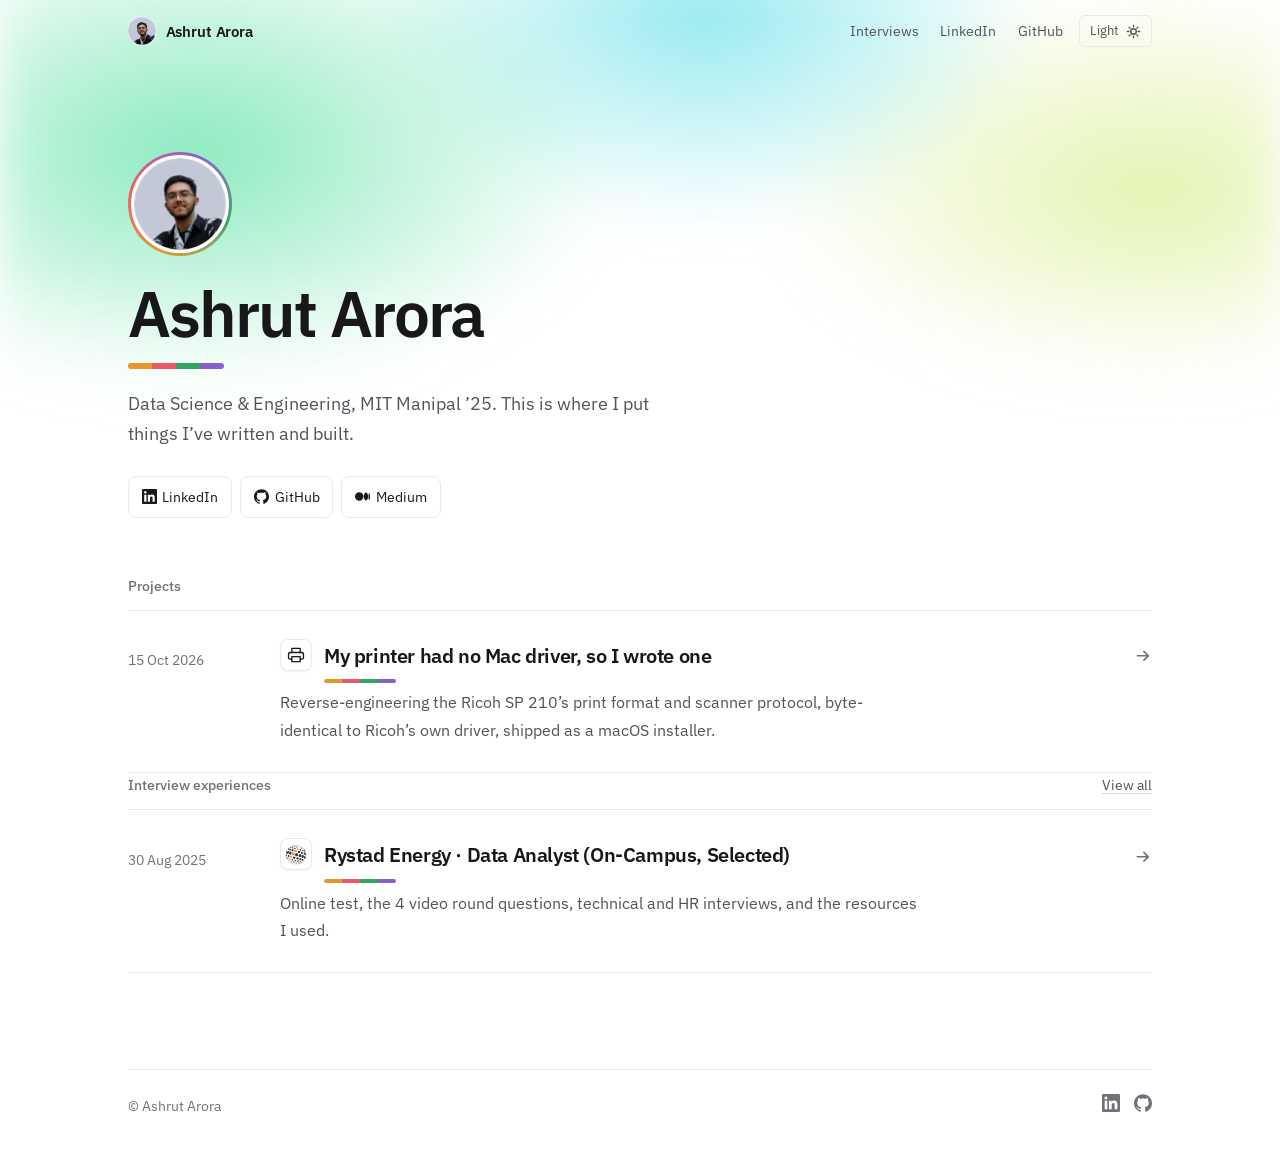
<file: index.html>
<!doctype html>
<html lang="en">
<head>
<meta charset="utf-8">
<meta name="viewport" content="width=device-width, initial-scale=1">
<meta name="google-site-verification" content="1l7rQggqmuOAw-lBVp18SX4YCf99GXyLEg_TZvJ_4e0" />
<title>Ashrut Arora</title>
<meta name="description" content="Ashrut Arora, Data Science &amp; Engineering graduate from MIT Manipal. Writing, projects and interview experiences.">
<meta name="theme-color" content="#ffffff" media="(prefers-color-scheme: light)">
<meta name="theme-color" content="#09090b" media="(prefers-color-scheme: dark)">
<link rel="canonical" href="https://ashrutarora.github.io/">
<link rel="icon" href="/favicon.svg" type="image/svg+xml">
<link rel="apple-touch-icon" href="/apple-touch-icon.png">
<meta property="og:type" content="website">
<meta property="og:title" content="Ashrut Arora">
<meta property="og:description" content="Writing, projects and interview experiences.">
<meta property="og:url" content="https://ashrutarora.github.io/">
<meta property="og:image" content="https://ashrutarora.github.io/og/home.png">
<meta name="twitter:card" content="summary_large_image">
<link rel="preconnect" href="https://fonts.googleapis.com">
<link rel="preconnect" href="https://fonts.gstatic.com" crossorigin>
<link rel="stylesheet" href="https://fonts.googleapis.com/css2?family=IBM+Plex+Mono:wght@400&family=IBM+Plex+Sans:wght@400;500;600&display=swap">
<script>try{const t=localStorage.getItem("theme");if(t)document.documentElement.dataset.theme=t}catch(e){}</script>
<link rel="stylesheet" href="/style.css?v=8">
<script type="application/ld+json">
{
  "@context": "https://schema.org",
  "@type": "Person",
  "name": "Ashrut Arora",
  "url": "https://ashrutarora.github.io/",
  "image": "https://ashrutarora.github.io/assets/img/ashrut-400.webp",
  "alumniOf": "Manipal Institute of Technology",
  "sameAs": [
    "https://www.linkedin.com/in/ashrutarora/",
    "https://github.com/ashrutarora",
    "https://medium.com/@ashrutarora"
  ]
}
</script>
</head>
<body>
<a class="skip" href="#main">Skip to content</a>

<header class="site">
  <div class="site-inner">
    <a class="brand" href="/"><img class="brand-photo" src="/assets/img/ashrut-96.webp" width="28" height="28" alt="">Ashrut Arora</a>
    <nav aria-label="Site">
      <a href="/interview-experiences/">Interviews</a>
      <a class="ext" href="https://www.linkedin.com/in/ashrutarora/">LinkedIn</a>
      <a class="ext" href="https://github.com/ashrutarora">GitHub</a>
      <button class="theme" type="button" aria-label="Switch between light and dark mode">
        <span class="theme-label light-label">Light</span><span class="theme-label dark-label">Dark</span>
        <svg class="sun" viewBox="0 0 16 16" aria-hidden="true"><circle cx="8" cy="8" r="3" fill="none" stroke="currentColor" stroke-width="1.5"/><path d="M8 1.5v1.5M8 13v1.5M1.5 8H3M13 8h1.5M3.4 3.4l1 1M11.6 11.6l1 1M3.4 12.6l1-1M11.6 4.4l1-1" stroke="currentColor" stroke-width="1.5" stroke-linecap="round"/></svg>
        <svg class="moon" viewBox="0 0 16 16" aria-hidden="true"><path d="M13.5 9.6A5.5 5.5 0 0 1 6.4 2.5a5.5 5.5 0 1 0 7.1 7.1Z" fill="none" stroke="currentColor" stroke-width="1.5" stroke-linejoin="round"/></svg>
      </button>
    </nav>
  </div>
</header>

<main id="main">
<section class="hero">
  <div class="portrait rise"><img class="" src="/assets/img/ashrut-96.webp" srcset="/assets/img/ashrut-96.webp 96w, /assets/img/ashrut-192.webp 192w, /assets/img/ashrut-400.webp 400w" sizes="96px" width="96" height="96" alt="Ashrut Arora"></div>
  <h1 class="rise d1">Ashrut Arora</h1>
  <p class="rise d2">Data Science &amp; Engineering, MIT Manipal ’25. This is where I put things I’ve written and built.</p>
  <div class="links rise d3">
    <a href="https://www.linkedin.com/in/ashrutarora/"><svg class="logo" viewBox="0 0 24 24" aria-hidden="true"><path d="M20.447 20.452h-3.554v-5.569c0-1.328-.027-3.037-1.852-3.037-1.853 0-2.136 1.445-2.136 2.939v5.667H9.351V9h3.414v1.561h.046c.477-.9 1.637-1.85 3.37-1.85 3.601 0 4.267 2.37 4.267 5.455v6.286zM5.337 7.433c-1.144 0-2.063-.926-2.063-2.065 0-1.138.92-2.063 2.063-2.063 1.14 0 2.064.925 2.064 2.063 0 1.139-.925 2.065-2.064 2.065zm1.782 13.019H3.555V9h3.564v11.452zM22.225 0H1.771C.792 0 0 .774 0 1.729v20.542C0 23.227.792 24 1.771 24h20.451C23.2 24 24 23.227 24 22.271V1.729C24 .774 23.2 0 22.222 0h.003z" fill="currentColor"/></svg>LinkedIn</a>
    <a href="https://github.com/ashrutarora"><svg class="logo" viewBox="0 0 24 24" aria-hidden="true"><path d="M12 .297c-6.63 0-12 5.373-12 12 0 5.303 3.438 9.8 8.205 11.385.6.113.82-.258.82-.577 0-.285-.01-1.04-.015-2.04-3.338.724-4.042-1.61-4.042-1.61C4.422 18.07 3.633 17.7 3.633 17.7c-1.087-.744.084-.729.084-.729 1.205.084 1.838 1.236 1.838 1.236 1.07 1.835 2.809 1.305 3.495.998.108-.776.417-1.305.76-1.605-2.665-.3-5.466-1.332-5.466-5.93 0-1.31.465-2.38 1.235-3.22-.135-.303-.54-1.523.105-3.176 0 0 1.005-.322 3.3 1.23.96-.267 1.98-.399 3-.405 1.02.006 2.04.138 3 .405 2.28-1.552 3.285-1.23 3.285-1.23.645 1.653.24 2.873.12 3.176.765.84 1.23 1.91 1.23 3.22 0 4.61-2.805 5.625-5.475 5.92.42.36.81 1.096.81 2.22 0 1.606-.015 2.896-.015 3.286 0 .315.21.69.825.57C20.565 22.092 24 17.592 24 12.297c0-6.627-5.373-12-12-12" fill="currentColor"/></svg>GitHub</a>
    <a href="https://medium.com/@ashrutarora"><svg class="logo" viewBox="0 0 24 24" aria-hidden="true"><path d="M13.54 12a6.8 6.8 0 01-6.77 6.82A6.8 6.8 0 010 12a6.8 6.8 0 016.77-6.82A6.8 6.8 0 0113.54 12zM20.96 12c0 3.54-1.51 6.42-3.38 6.42-1.87 0-3.39-2.88-3.39-6.42s1.52-6.42 3.39-6.42 3.38 2.88 3.38 6.42M24 12c0 3.17-.53 5.75-1.19 5.75-.66 0-1.19-2.58-1.19-5.75s.53-5.75 1.19-5.75C23.47 6.25 24 8.83 24 12z" fill="currentColor"/></svg>Medium</a>
  </div>
</section>

<section class="writing rise d4" aria-labelledby="projects-label">
  <div class="section-label"><h2 id="projects-label">Projects</h2></div>
  <a class="entry" href="/projects/ricoh-sp210-macos/">
    <time datetime="2026-10-15">15 Oct 2026</time>
    <div>
      <h3><span class="entry-co"><span class="co-tile"><svg viewBox="0 0 24 24" width="20" height="20" aria-hidden="true" style="color:#18181b"><path d="M7 9V4h10v5M7 17H5a2 2 0 0 1-2-2v-4a2 2 0 0 1 2-2h14a2 2 0 0 1 2 2v4a2 2 0 0 1-2 2h-2M7 14h10v6H7z" fill="none" stroke="currentColor" stroke-width="1.6" stroke-linejoin="round"/></svg></span></span>My printer had no Mac driver, so I wrote one</h3>
      <p>Reverse-engineering the Ricoh SP 210’s print format and scanner protocol, byte-identical to Ricoh’s own driver, shipped as a macOS installer.</p>
    </div>
    <span class="arrow"><svg class="icon" viewBox="0 0 16 16" aria-hidden="true"><path d="M3 8h10M9 4l4 4-4 4" fill="none" stroke="currentColor" stroke-width="1.5" stroke-linecap="round" stroke-linejoin="round"/></svg></span>
  </a>
</section>

<section class="writing rise d4" aria-labelledby="interviews-label">
  <div class="section-label"><h2 id="interviews-label">Interview experiences</h2><a href="/interview-experiences/">View all</a></div>
  <a class="entry" href="/interview-experiences/rystad-energy/">
    <time datetime="2025-08-30">30 Aug 2025</time>
    <div>
      <h3><span class="entry-co"><span class="co-tile"><img src="/assets/logos/rystad-energy.png" alt="" width="28" height="28"></span></span>Rystad Energy · Data Analyst (On-Campus, Selected)</h3>
      <p>Online test, the 4 video round questions, technical and HR interviews, and the resources I used.</p>
    </div>
    <span class="arrow"><svg class="icon" viewBox="0 0 16 16" aria-hidden="true"><path d="M3 8h10M9 4l4 4-4 4" fill="none" stroke="currentColor" stroke-width="1.5" stroke-linecap="round" stroke-linejoin="round"/></svg></span>
  </a>
</section>
</main>

<footer class="foot">
  <p>© Ashrut Arora</p>
  <p class="foot-links"><a href="https://www.linkedin.com/in/ashrutarora/" aria-label="LinkedIn"><svg class="logo" viewBox="0 0 24 24" aria-hidden="true"><path d="M20.447 20.452h-3.554v-5.569c0-1.328-.027-3.037-1.852-3.037-1.853 0-2.136 1.445-2.136 2.939v5.667H9.351V9h3.414v1.561h.046c.477-.9 1.637-1.85 3.37-1.85 3.601 0 4.267 2.37 4.267 5.455v6.286zM5.337 7.433c-1.144 0-2.063-.926-2.063-2.065 0-1.138.92-2.063 2.063-2.063 1.14 0 2.064.925 2.064 2.063 0 1.139-.925 2.065-2.064 2.065zm1.782 13.019H3.555V9h3.564v11.452zM22.225 0H1.771C.792 0 0 .774 0 1.729v20.542C0 23.227.792 24 1.771 24h20.451C23.2 24 24 23.227 24 22.271V1.729C24 .774 23.2 0 22.222 0h.003z" fill="currentColor"/></svg></a><a href="https://github.com/ashrutarora" aria-label="GitHub"><svg class="logo" viewBox="0 0 24 24" aria-hidden="true"><path d="M12 .297c-6.63 0-12 5.373-12 12 0 5.303 3.438 9.8 8.205 11.385.6.113.82-.258.82-.577 0-.285-.01-1.04-.015-2.04-3.338.724-4.042-1.61-4.042-1.61C4.422 18.07 3.633 17.7 3.633 17.7c-1.087-.744.084-.729.084-.729 1.205.084 1.838 1.236 1.838 1.236 1.07 1.835 2.809 1.305 3.495.998.108-.776.417-1.305.76-1.605-2.665-.3-5.466-1.332-5.466-5.93 0-1.31.465-2.38 1.235-3.22-.135-.303-.54-1.523.105-3.176 0 0 1.005-.322 3.3 1.23.96-.267 1.98-.399 3-.405 1.02.006 2.04.138 3 .405 2.28-1.552 3.285-1.23 3.285-1.23.645 1.653.24 2.873.12 3.176.765.84 1.23 1.91 1.23 3.22 0 4.61-2.805 5.625-5.475 5.92.42.36.81 1.096.81 2.22 0 1.606-.015 2.896-.015 3.286 0 .315.21.69.825.57C20.565 22.092 24 17.592 24 12.297c0-6.627-5.373-12-12-12" fill="currentColor"/></svg></a></p>
</footer>

<script>
(() => {
  const root = document.documentElement;
  document.querySelector('.theme')?.addEventListener('click', () => {
    const dark = root.dataset.theme ? root.dataset.theme === 'dark' : matchMedia('(prefers-color-scheme: dark)').matches;
    root.dataset.theme = dark ? 'light' : 'dark';
    try { localStorage.setItem('theme', root.dataset.theme); } catch (e) {}
  });
  const site = document.querySelector('.site');
  const onScroll = () => site.classList.toggle('scrolled', scrollY > 8);
  addEventListener('scroll', onScroll, { passive: true });
  onScroll();
})();
</script>
</body>
</html>
</file>
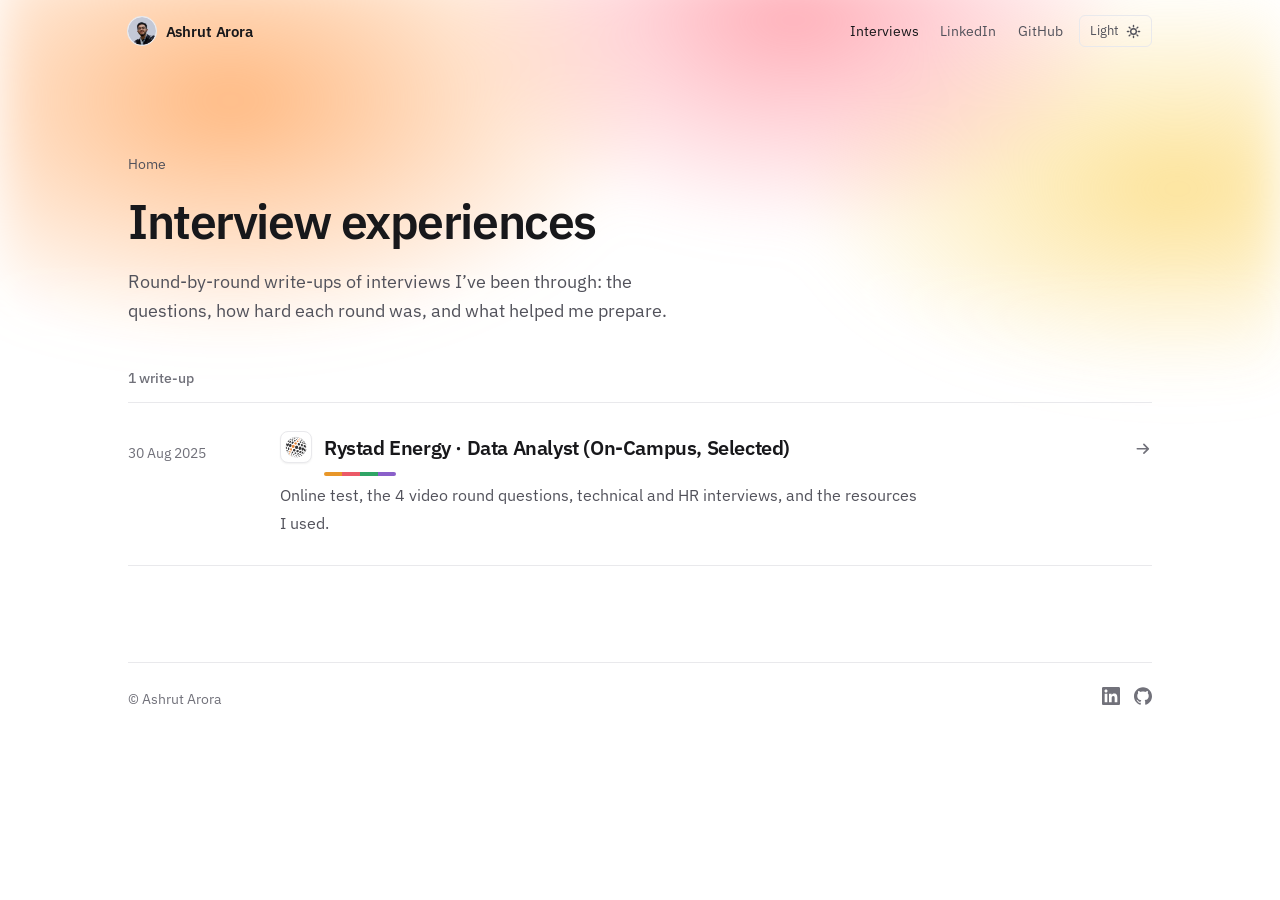
<file: interview-experiences/index.html>
<!doctype html>
<html lang="en">
<head>
<meta charset="utf-8">
<meta name="viewport" content="width=device-width, initial-scale=1">
<title>Interview Experiences · Ashrut Arora</title>
<meta name="description" content="Round-by-round interview experiences with questions and preparation tips, by Ashrut Arora.">
<meta name="theme-color" content="#ffffff" media="(prefers-color-scheme: light)">
<meta name="theme-color" content="#09090b" media="(prefers-color-scheme: dark)">
<link rel="canonical" href="https://ashrutarora.github.io/interview-experiences/">
<link rel="icon" href="/favicon.svg" type="image/svg+xml">
<link rel="apple-touch-icon" href="/apple-touch-icon.png">
<meta property="og:type" content="website">
<meta property="og:title" content="Interview experiences · Ashrut Arora">
<meta property="og:description" content="Round-by-round interview write-ups with real questions and prep tips.">
<meta property="og:url" content="https://ashrutarora.github.io/interview-experiences/">
<meta property="og:image" content="https://ashrutarora.github.io/og/home.png">
<meta name="twitter:card" content="summary_large_image">
<link rel="preconnect" href="https://fonts.googleapis.com">
<link rel="preconnect" href="https://fonts.gstatic.com" crossorigin>
<link rel="stylesheet" href="https://fonts.googleapis.com/css2?family=IBM+Plex+Mono:wght@400&family=IBM+Plex+Sans:wght@400;500;600&display=swap">
<script>try{const t=localStorage.getItem("theme");if(t)document.documentElement.dataset.theme=t}catch(e){}</script>
<link rel="stylesheet" href="/style.css?v=8">
<script type="application/ld+json">
{
  "@context": "https://schema.org",
  "@type": "CollectionPage",
  "name": "Interview experiences",
  "url": "https://ashrutarora.github.io/interview-experiences/",
  "author": { "@type": "Person", "name": "Ashrut Arora", "url": "https://ashrutarora.github.io/" },
  "hasPart": [
    { "@type": "BlogPosting", "headline": "Rystad Energy Interview Experience & Selection Process (On-Campus, Selected)", "url": "https://ashrutarora.github.io/interview-experiences/rystad-energy/" }
  ]
}
</script>
</head>
<body>
<a class="skip" href="#main">Skip to content</a>

<header class="site">
  <div class="site-inner">
    <a class="brand" href="/"><img class="brand-photo" src="/assets/img/ashrut-96.webp" width="28" height="28" alt="">Ashrut Arora</a>
    <nav aria-label="Site">
      <a href="/interview-experiences/" aria-current="page">Interviews</a>
      <a class="ext" href="https://www.linkedin.com/in/ashrutarora/">LinkedIn</a>
      <a class="ext" href="https://github.com/ashrutarora">GitHub</a>
      <button class="theme" type="button" aria-label="Switch between light and dark mode">
        <span class="theme-label light-label">Light</span><span class="theme-label dark-label">Dark</span>
        <svg class="sun" viewBox="0 0 16 16" aria-hidden="true"><circle cx="8" cy="8" r="3" fill="none" stroke="currentColor" stroke-width="1.5"/><path d="M8 1.5v1.5M8 13v1.5M1.5 8H3M13 8h1.5M3.4 3.4l1 1M11.6 11.6l1 1M3.4 12.6l1-1M11.6 4.4l1-1" stroke="currentColor" stroke-width="1.5" stroke-linecap="round"/></svg>
        <svg class="moon" viewBox="0 0 16 16" aria-hidden="true"><path d="M13.5 9.6A5.5 5.5 0 0 1 6.4 2.5a5.5 5.5 0 1 0 7.1 7.1Z" fill="none" stroke="currentColor" stroke-width="1.5" stroke-linejoin="round"/></svg>
      </button>
    </nav>
  </div>
</header>

<main id="main">
<section class="hero hero-sm">
  <nav class="crumbs rise" aria-label="Breadcrumb"><a href="/">Home</a></nav>
  <h1 class="rise">Interview experiences</h1>
  <p class="rise d1">Round-by-round write-ups of interviews I’ve been through: the questions, how hard each round was, and what helped me prepare.</p>
</section>

<section class="writing rise d2" aria-label="All interview experiences">
  <div class="section-label"><h2>1 write-up</h2></div>
  <a class="entry" href="/interview-experiences/rystad-energy/">
    <time datetime="2025-08-30">30 Aug 2025</time>
    <div>
      <h3><span class="entry-co"><span class="co-tile"><img src="/assets/logos/rystad-energy.png" alt="" width="28" height="28"></span></span>Rystad Energy · Data Analyst (On-Campus, Selected)</h3>
      <p>Online test, the 4 video round questions, technical and HR interviews, and the resources I used.</p>
    </div>
    <span class="arrow"><svg class="icon" viewBox="0 0 16 16" aria-hidden="true"><path d="M3 8h10M9 4l4 4-4 4" fill="none" stroke="currentColor" stroke-width="1.5" stroke-linecap="round" stroke-linejoin="round"/></svg></span>
  </a>
</section>
</main>

<footer class="foot">
  <p>© Ashrut Arora</p>
  <p class="foot-links"><a href="https://www.linkedin.com/in/ashrutarora/" aria-label="LinkedIn"><svg class="logo" viewBox="0 0 24 24" aria-hidden="true"><path d="M20.447 20.452h-3.554v-5.569c0-1.328-.027-3.037-1.852-3.037-1.853 0-2.136 1.445-2.136 2.939v5.667H9.351V9h3.414v1.561h.046c.477-.9 1.637-1.85 3.37-1.85 3.601 0 4.267 2.37 4.267 5.455v6.286zM5.337 7.433c-1.144 0-2.063-.926-2.063-2.065 0-1.138.92-2.063 2.063-2.063 1.14 0 2.064.925 2.064 2.063 0 1.139-.925 2.065-2.064 2.065zm1.782 13.019H3.555V9h3.564v11.452zM22.225 0H1.771C.792 0 0 .774 0 1.729v20.542C0 23.227.792 24 1.771 24h20.451C23.2 24 24 23.227 24 22.271V1.729C24 .774 23.2 0 22.222 0h.003z" fill="currentColor"/></svg></a><a href="https://github.com/ashrutarora" aria-label="GitHub"><svg class="logo" viewBox="0 0 24 24" aria-hidden="true"><path d="M12 .297c-6.63 0-12 5.373-12 12 0 5.303 3.438 9.8 8.205 11.385.6.113.82-.258.82-.577 0-.285-.01-1.04-.015-2.04-3.338.724-4.042-1.61-4.042-1.61C4.422 18.07 3.633 17.7 3.633 17.7c-1.087-.744.084-.729.084-.729 1.205.084 1.838 1.236 1.838 1.236 1.07 1.835 2.809 1.305 3.495.998.108-.776.417-1.305.76-1.605-2.665-.3-5.466-1.332-5.466-5.93 0-1.31.465-2.38 1.235-3.22-.135-.303-.54-1.523.105-3.176 0 0 1.005-.322 3.3 1.23.96-.267 1.98-.399 3-.405 1.02.006 2.04.138 3 .405 2.28-1.552 3.285-1.23 3.285-1.23.645 1.653.24 2.873.12 3.176.765.84 1.23 1.91 1.23 3.22 0 4.61-2.805 5.625-5.475 5.92.42.36.81 1.096.81 2.22 0 1.606-.015 2.896-.015 3.286 0 .315.21.69.825.57C20.565 22.092 24 17.592 24 12.297c0-6.627-5.373-12-12-12" fill="currentColor"/></svg></a></p>
</footer>

<script>
(() => {
  const root = document.documentElement;
  document.querySelector('.theme')?.addEventListener('click', () => {
    const dark = root.dataset.theme ? root.dataset.theme === 'dark' : matchMedia('(prefers-color-scheme: dark)').matches;
    root.dataset.theme = dark ? 'light' : 'dark';
    try { localStorage.setItem('theme', root.dataset.theme); } catch (e) {}
  });
  const site = document.querySelector('.site');
  const onScroll = () => site.classList.toggle('scrolled', scrollY > 8);
  addEventListener('scroll', onScroll, { passive: true });
  onScroll();
})();
</script>
</body>
</html>
</file>
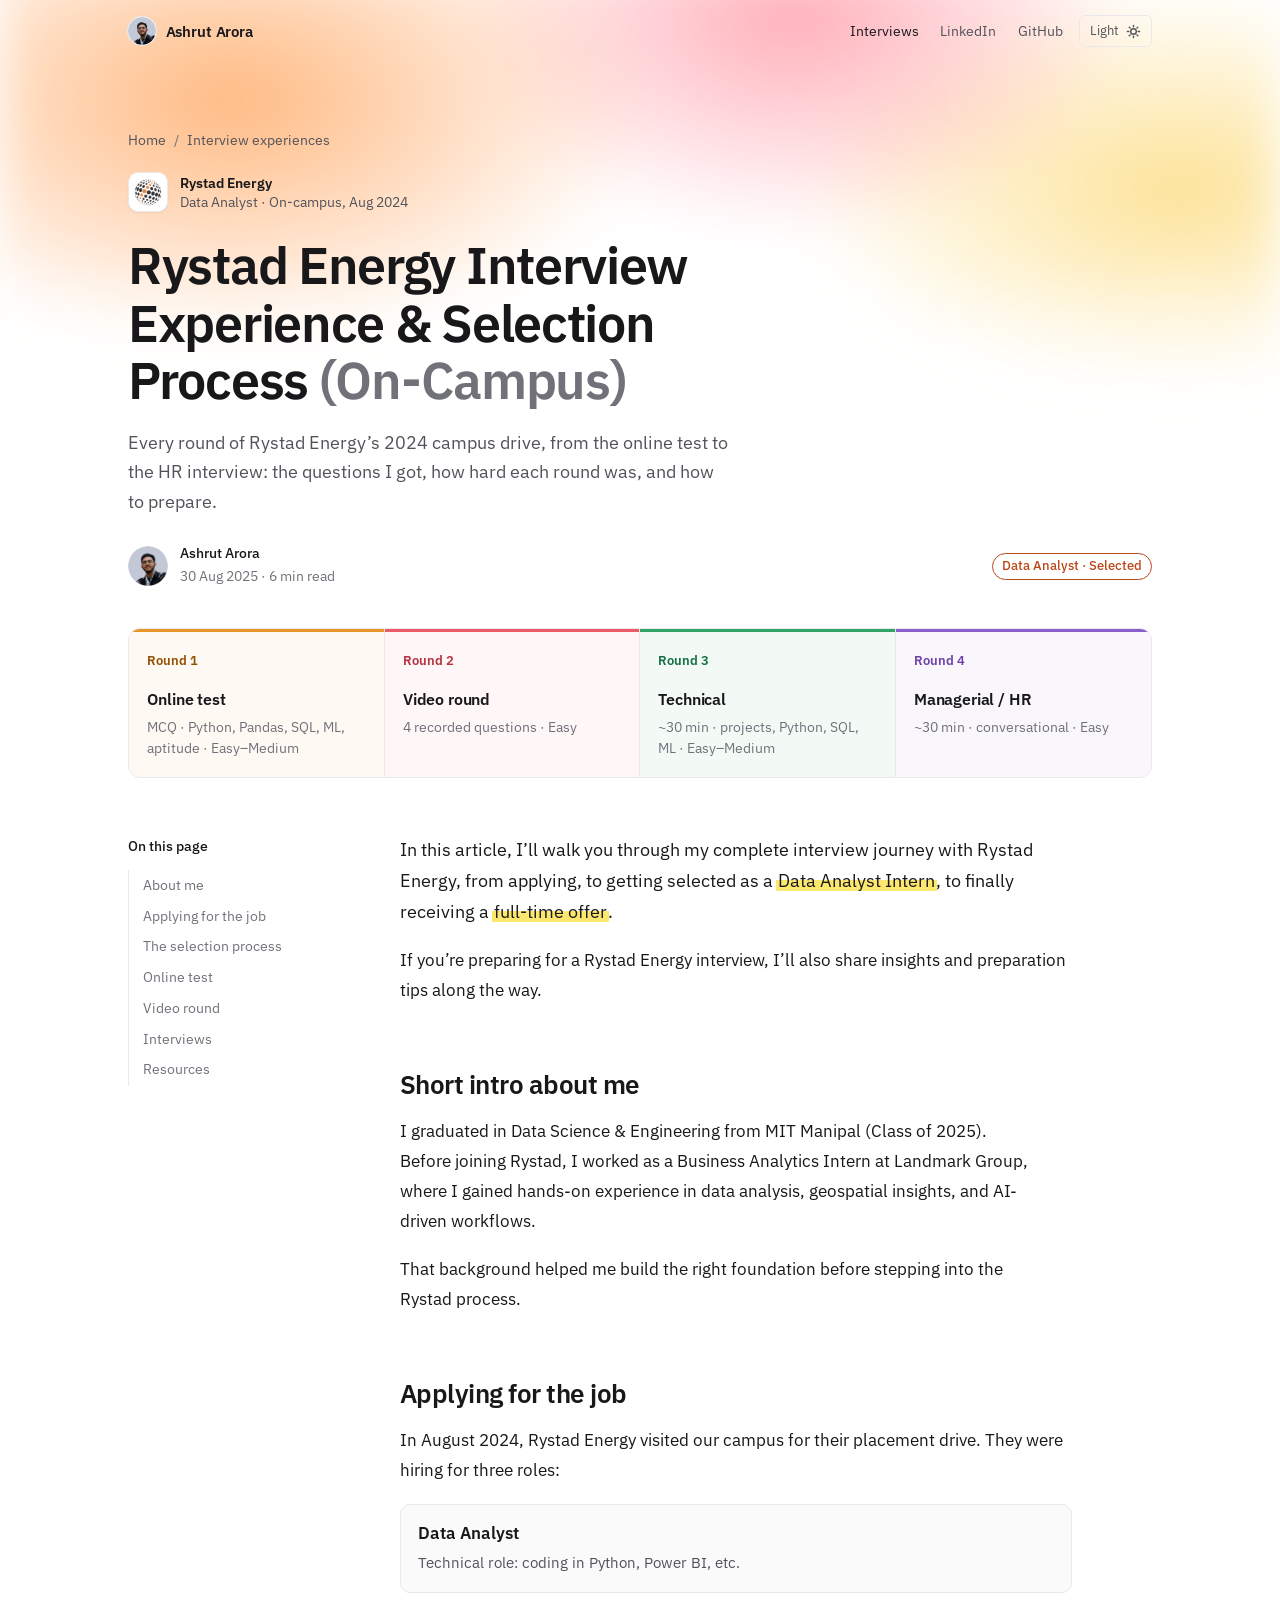
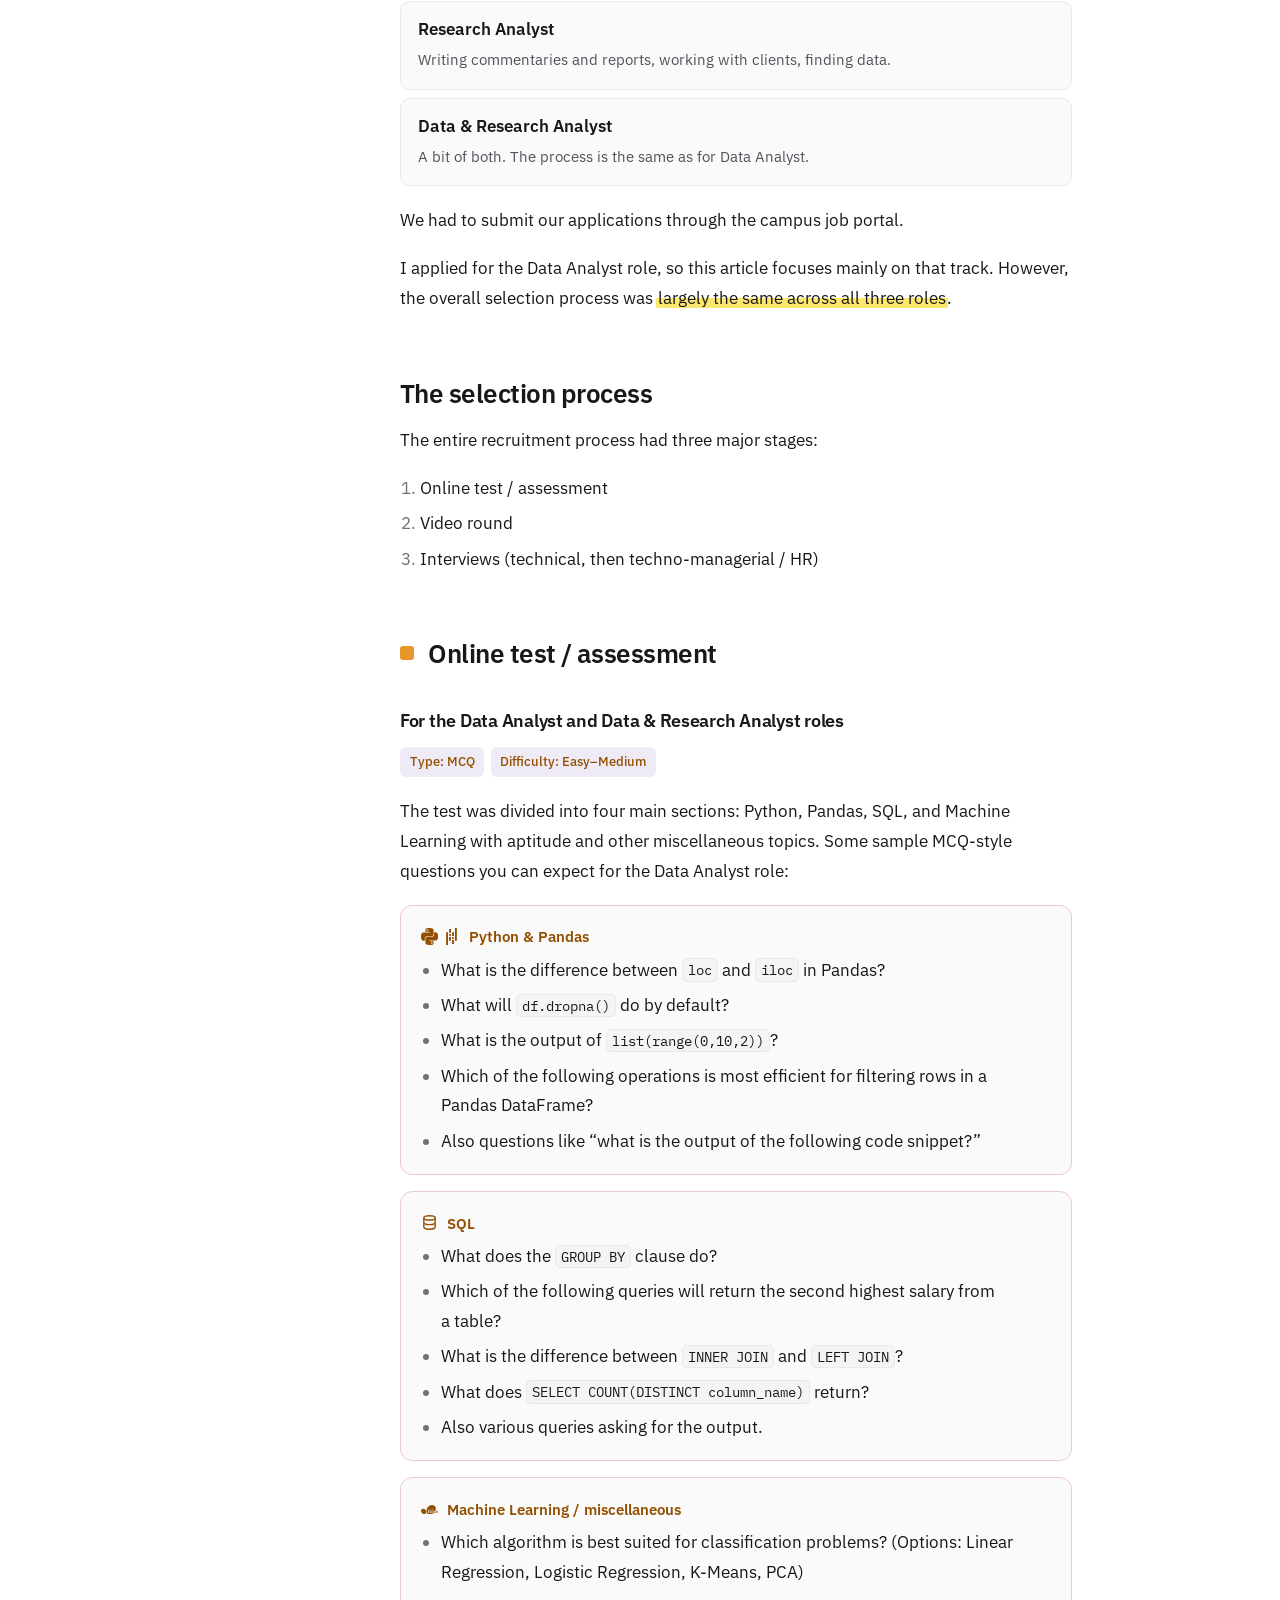
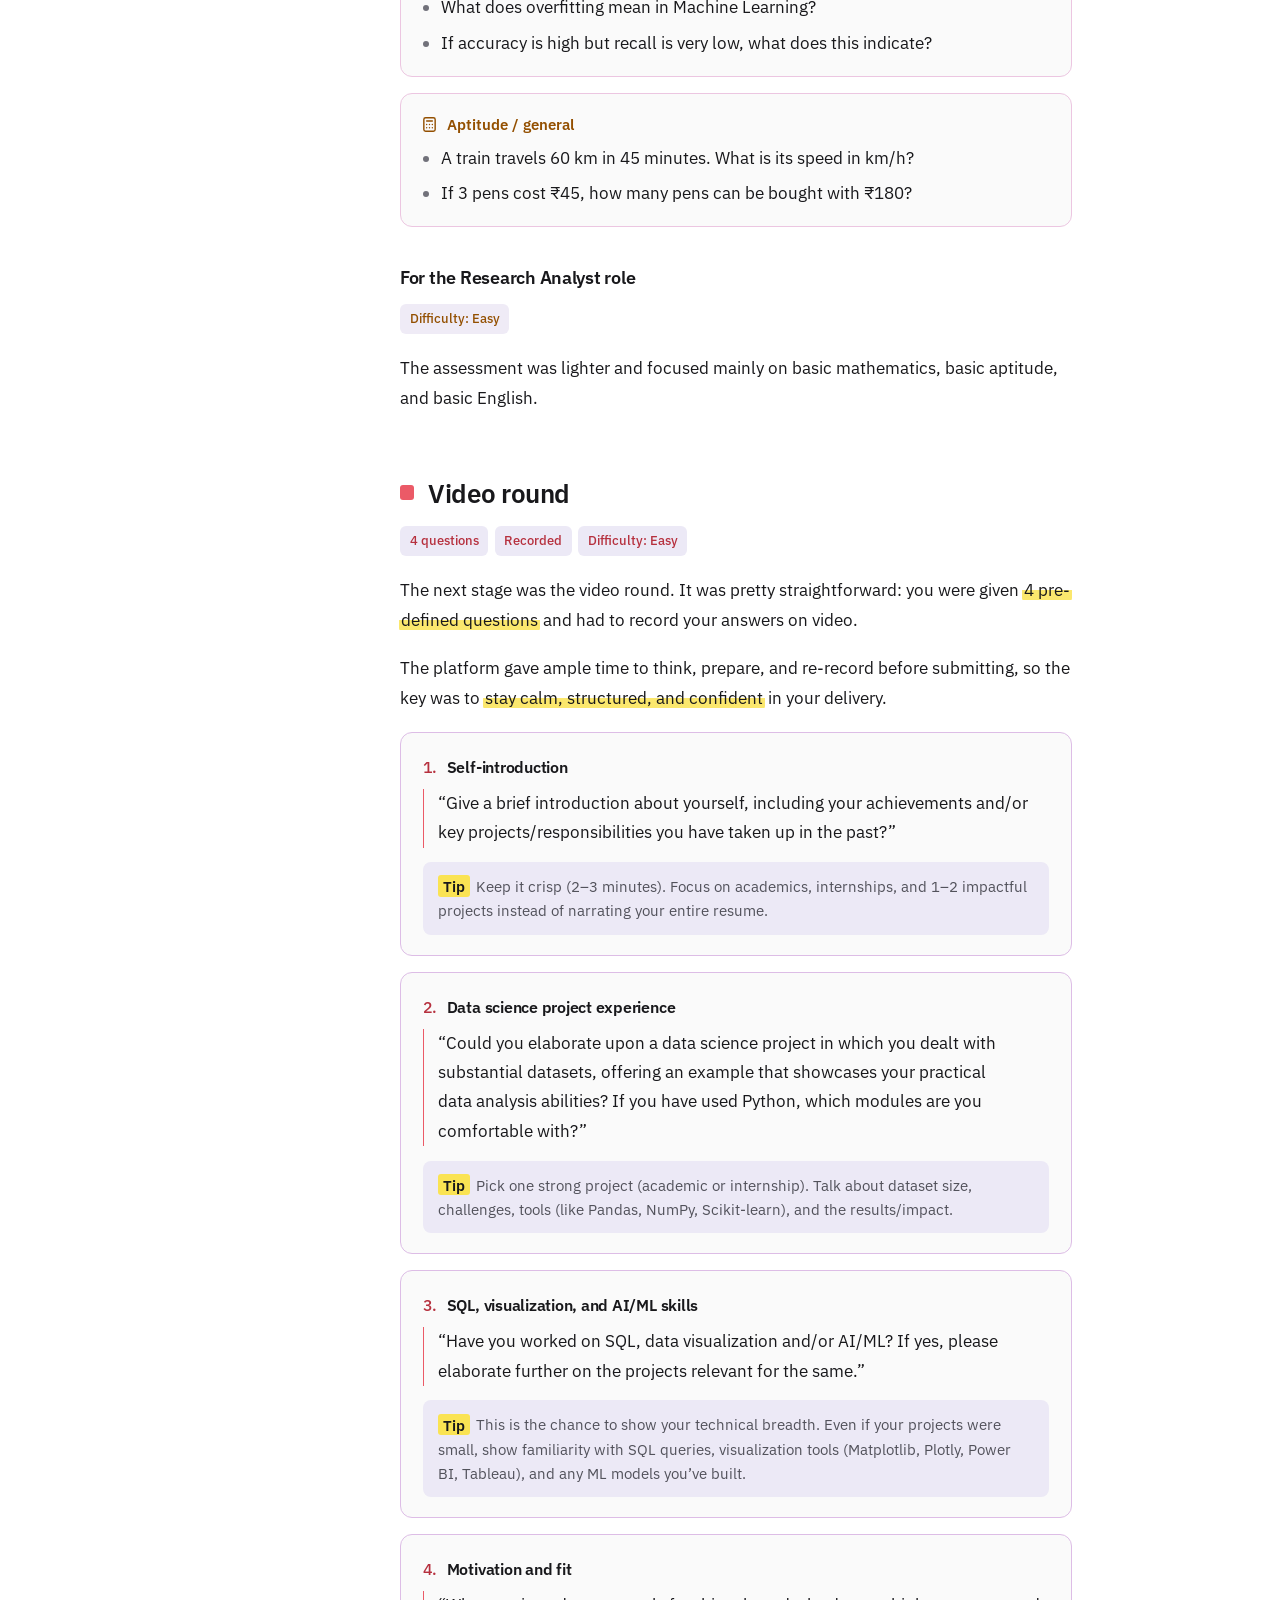
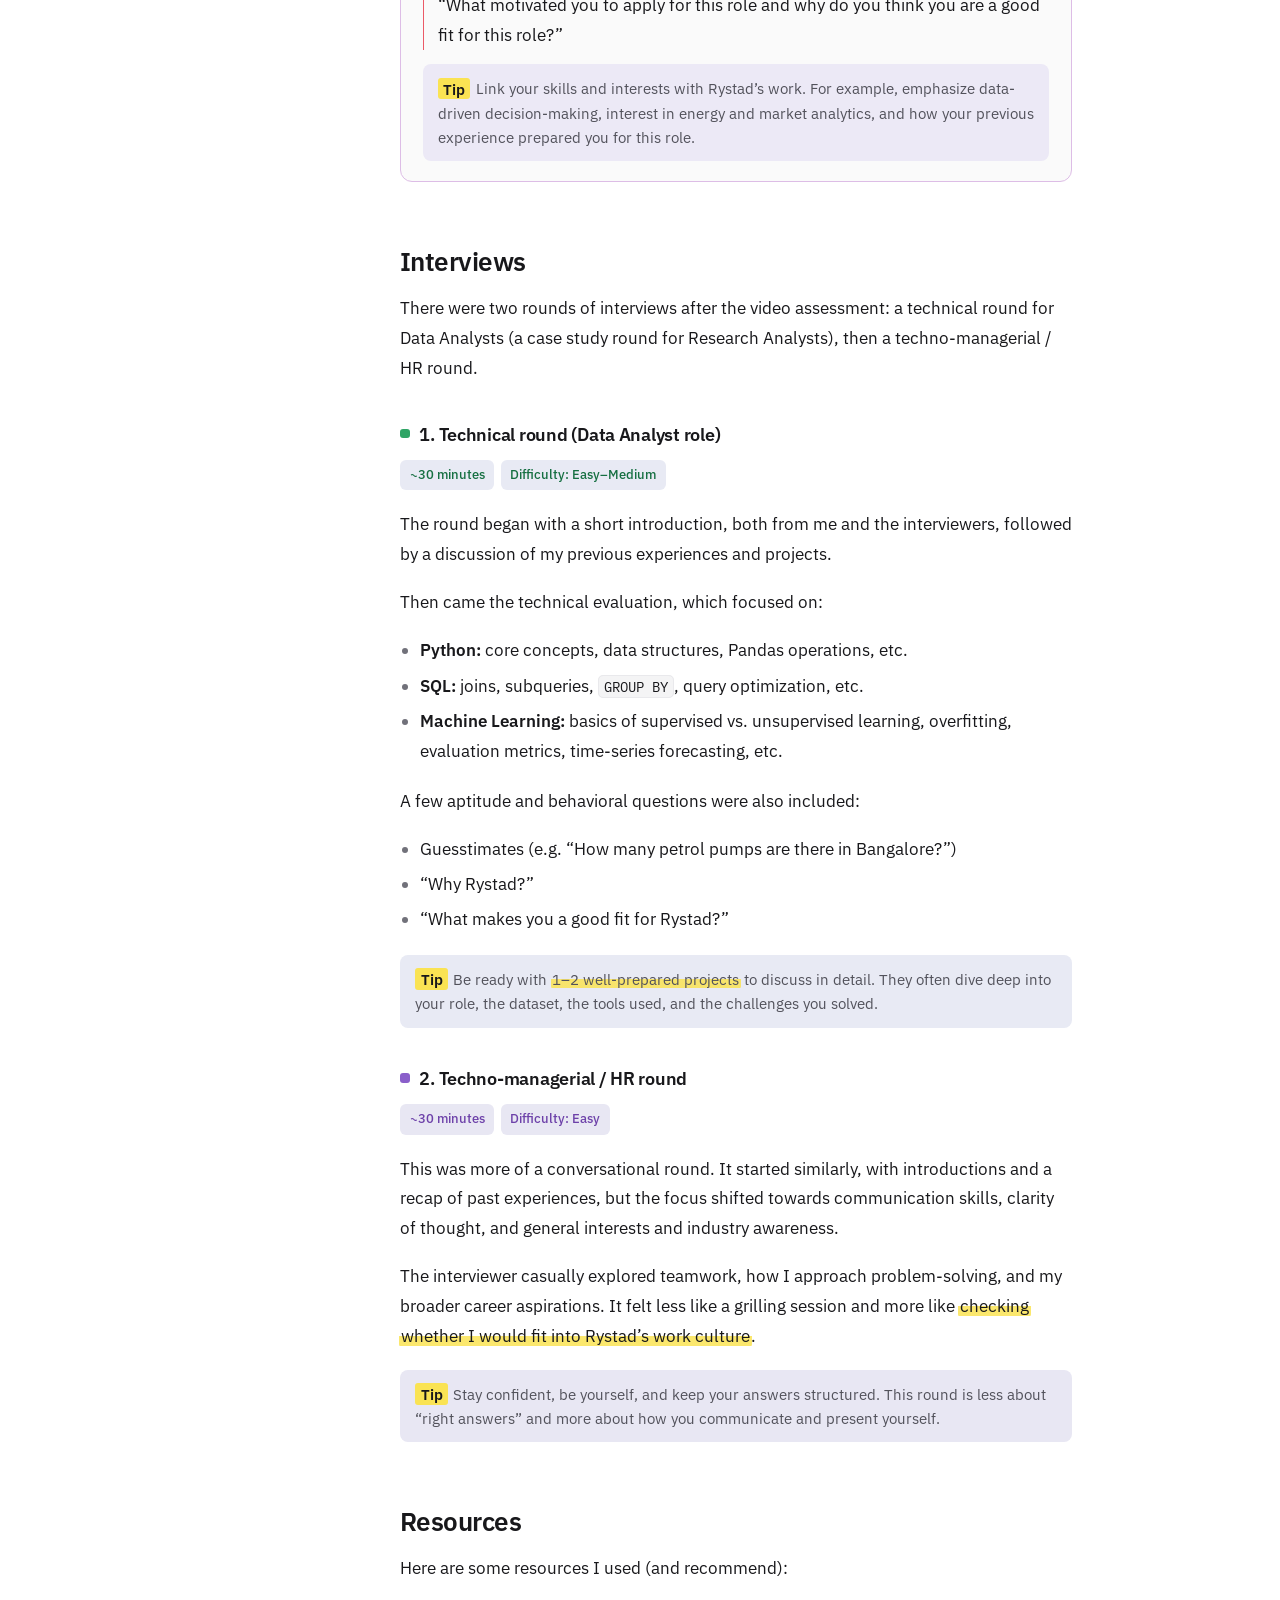
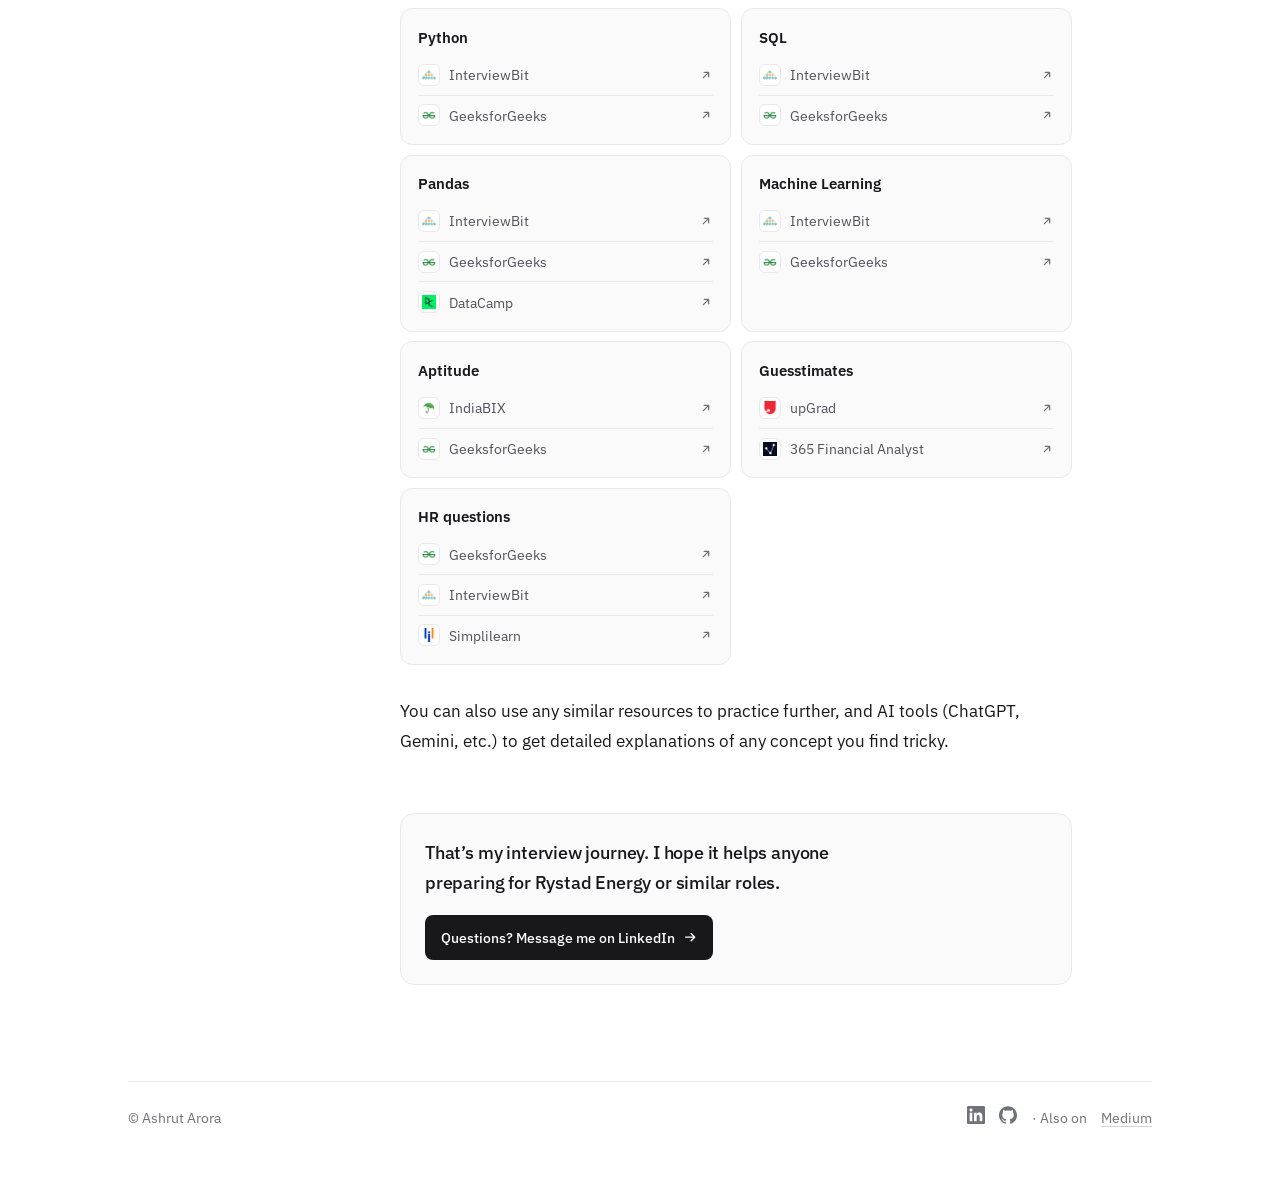
<file: rystad-energy-interview-experience/index.html>
<!doctype html>
<html lang="en">
<head>
<meta charset="utf-8">
<title>Moved: Rystad Energy Interview Experience</title>
<link rel="canonical" href="https://ashrutarora.github.io/interview-experiences/rystad-energy/">
<meta http-equiv="refresh" content="0; url=/interview-experiences/rystad-energy/">
<meta name="robots" content="noindex">
<script>location.replace("/interview-experiences/rystad-energy/" + location.hash)</script>
</head>
<body>
<p>This page moved to <a href="/interview-experiences/rystad-energy/">https://ashrutarora.github.io/interview-experiences/rystad-energy/</a>.</p>
</body>
</html>
</file>
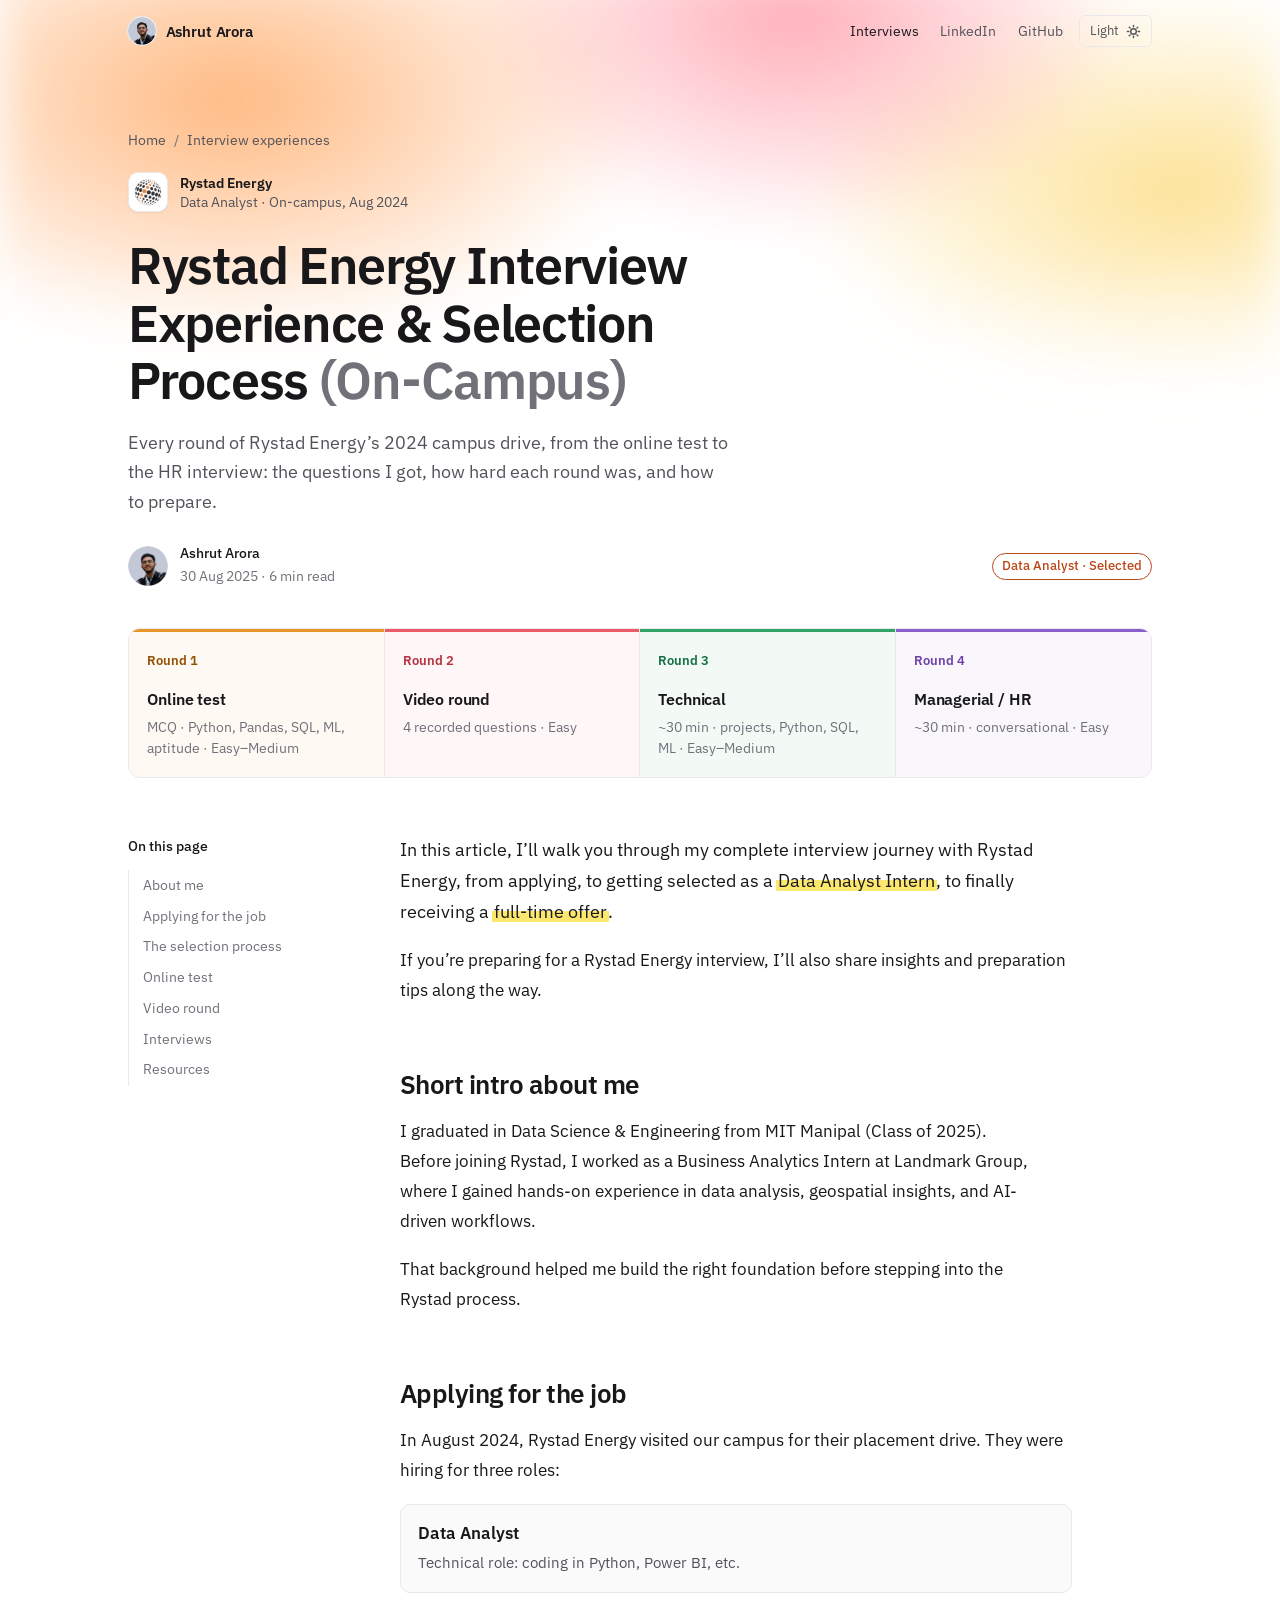
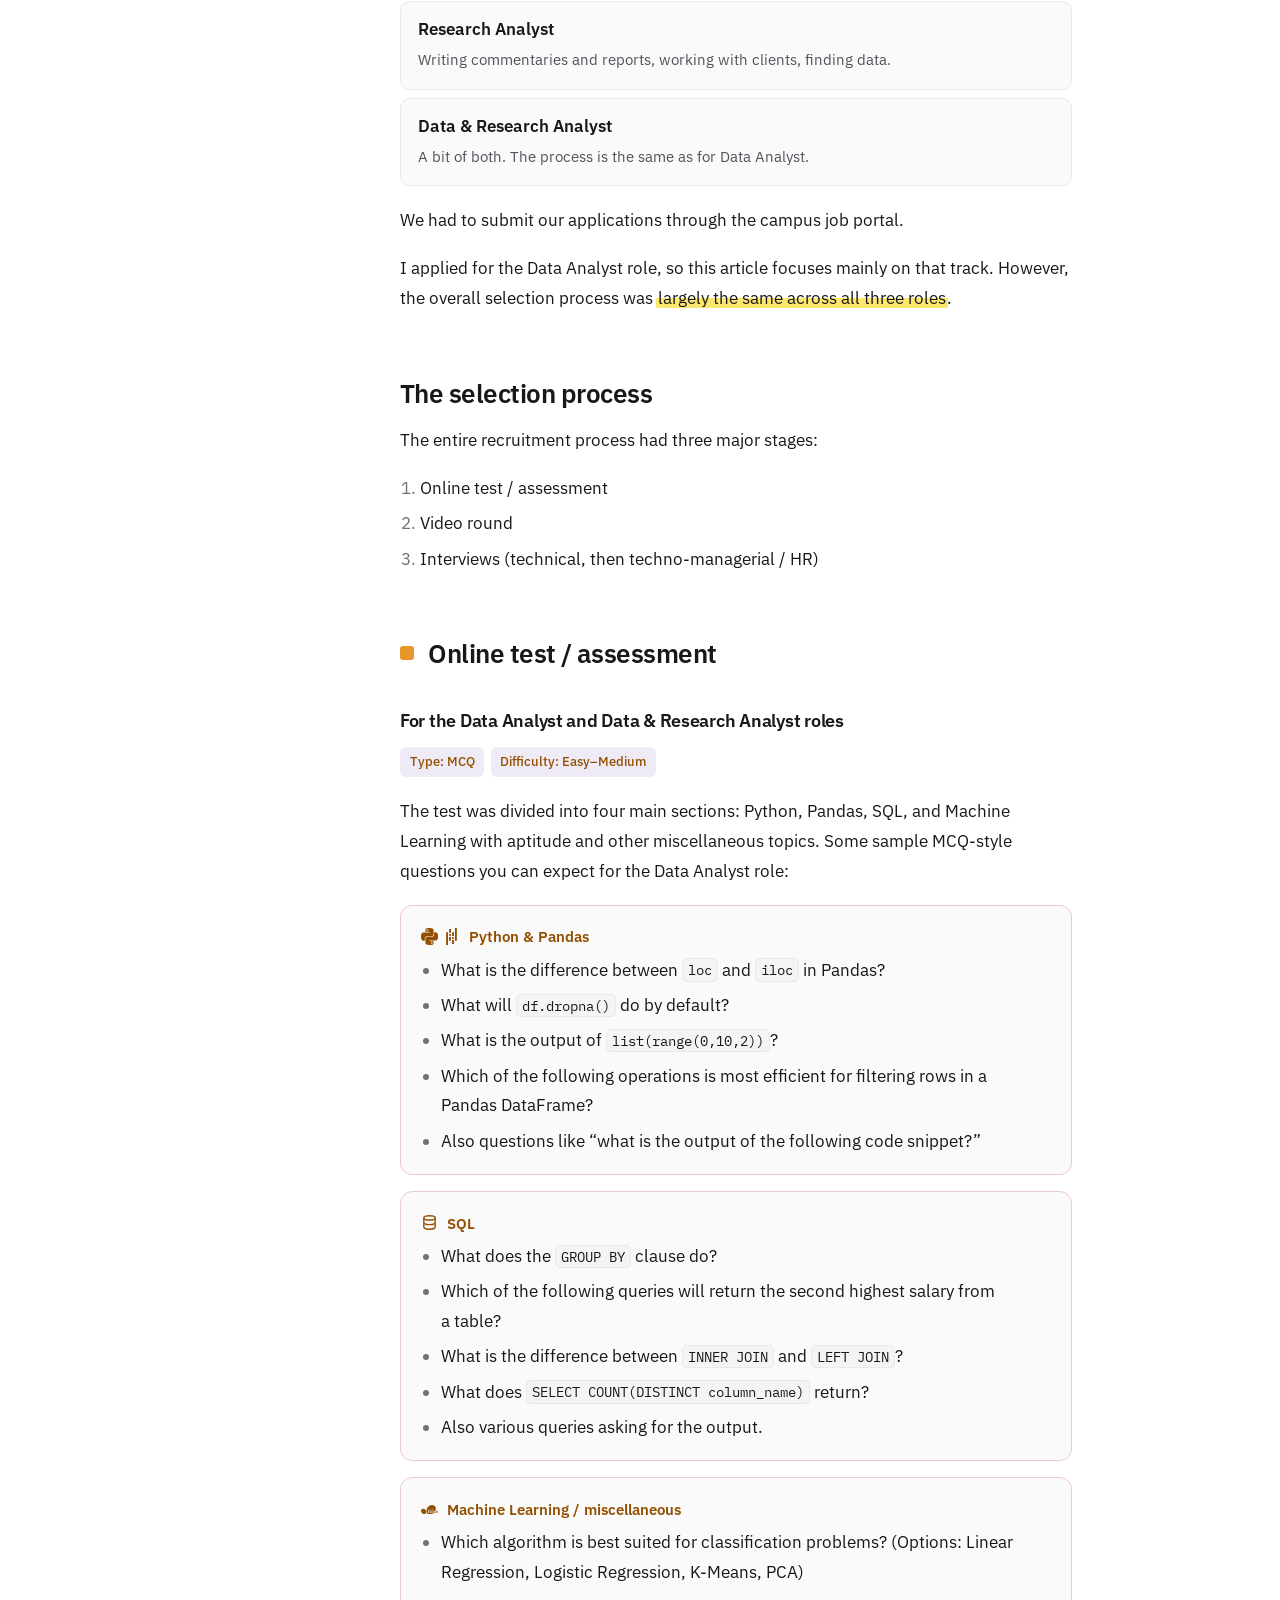
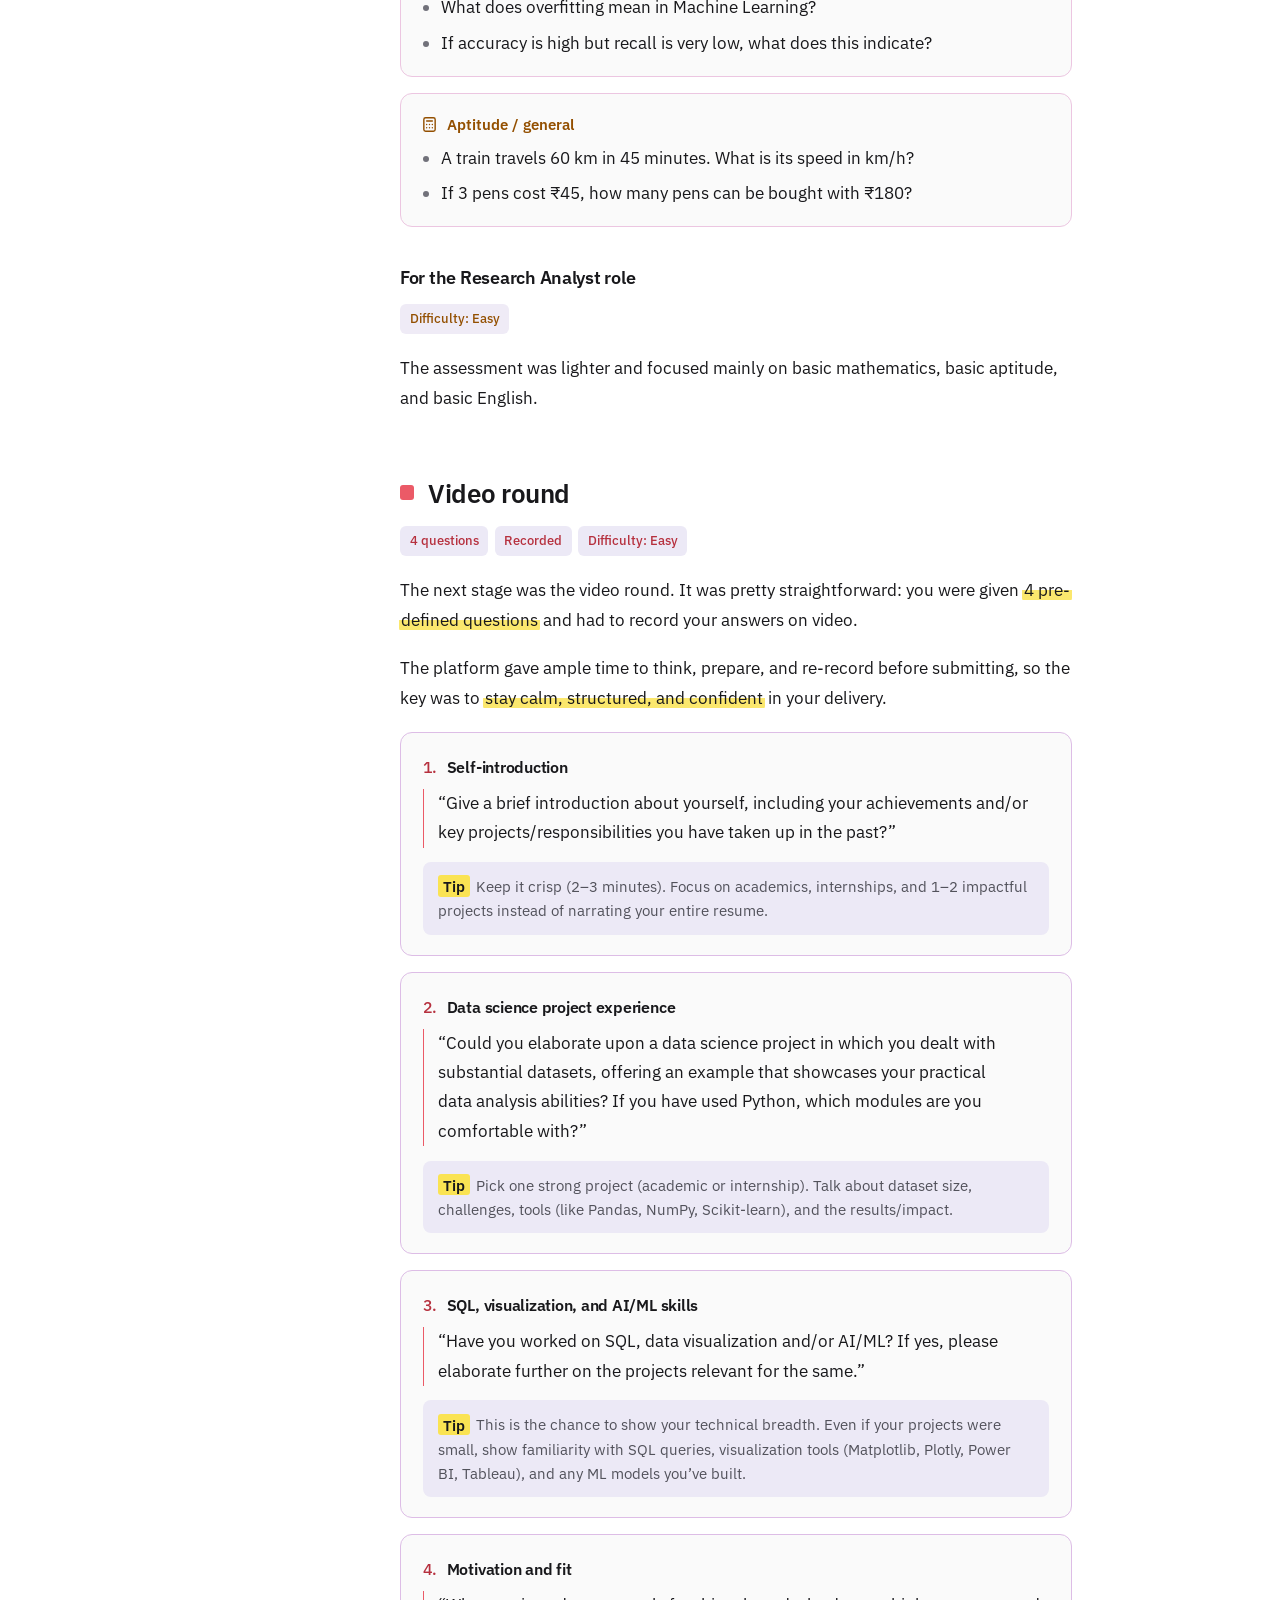
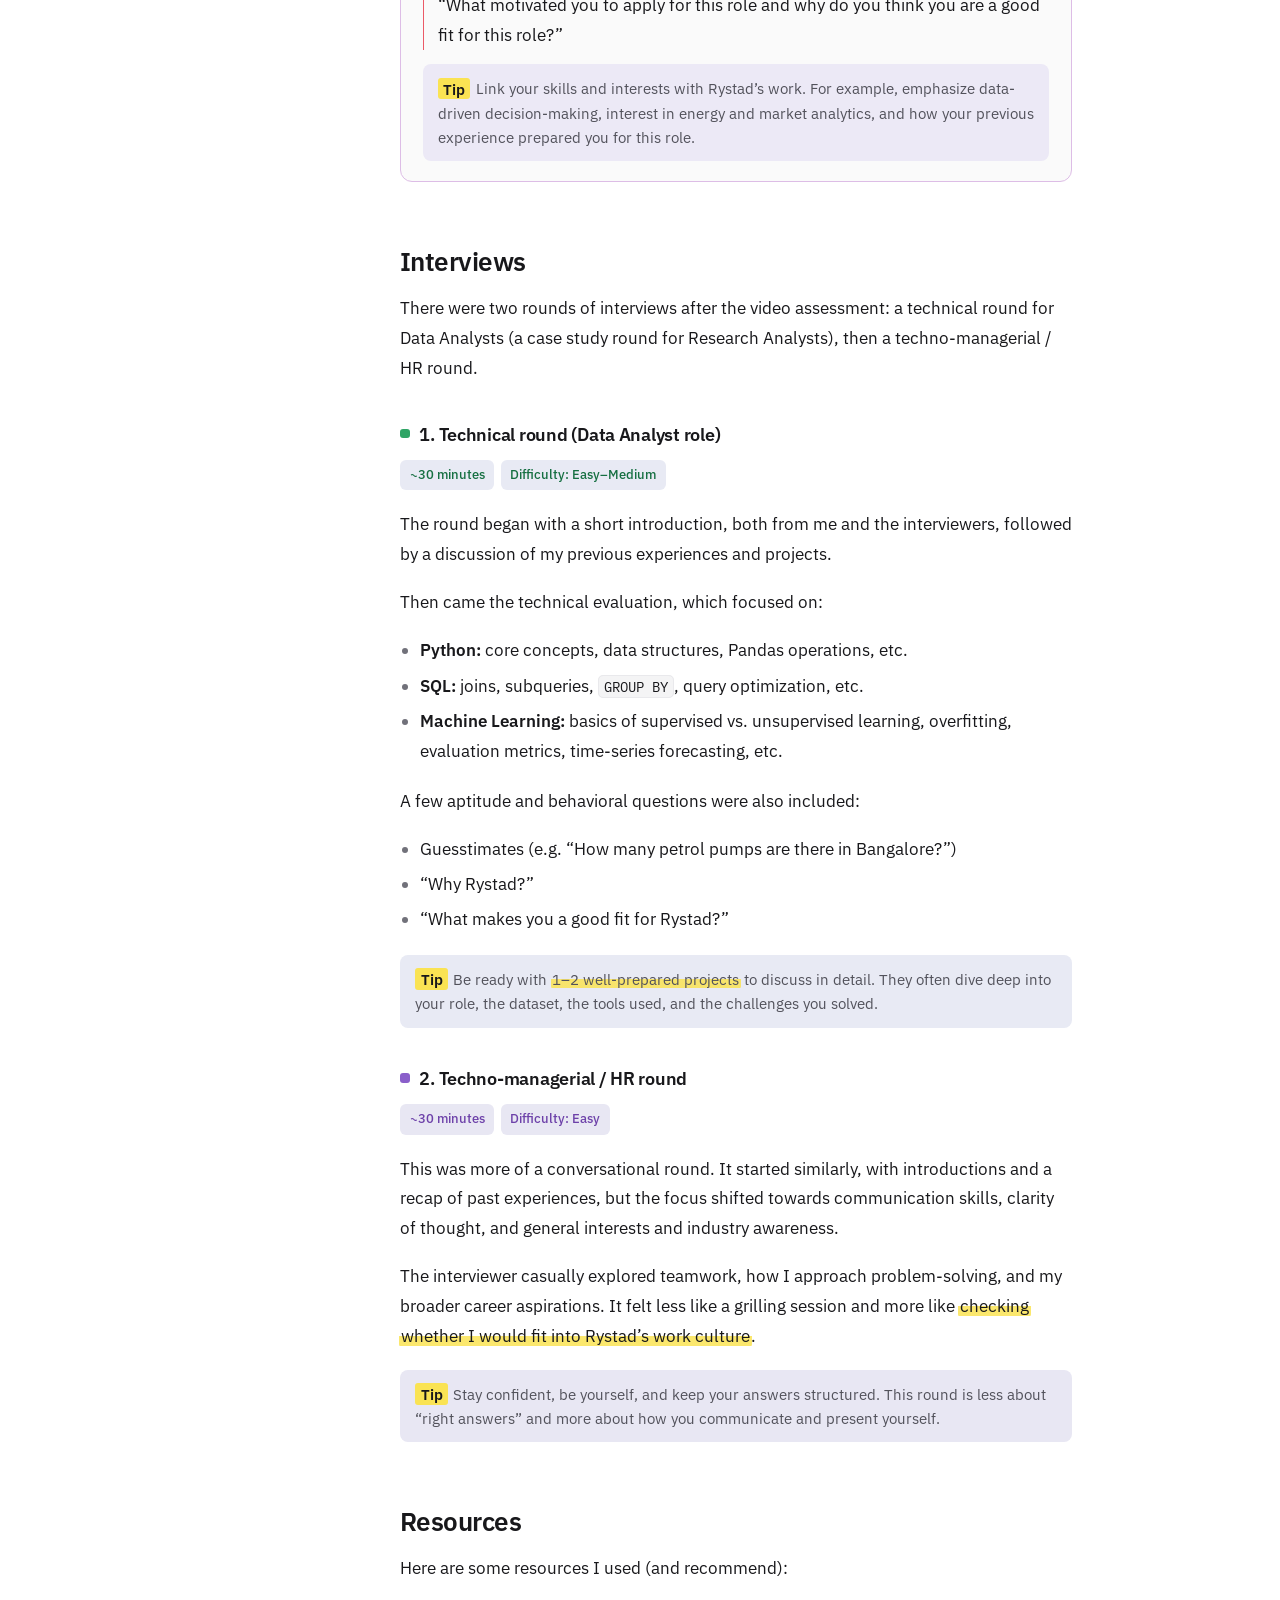
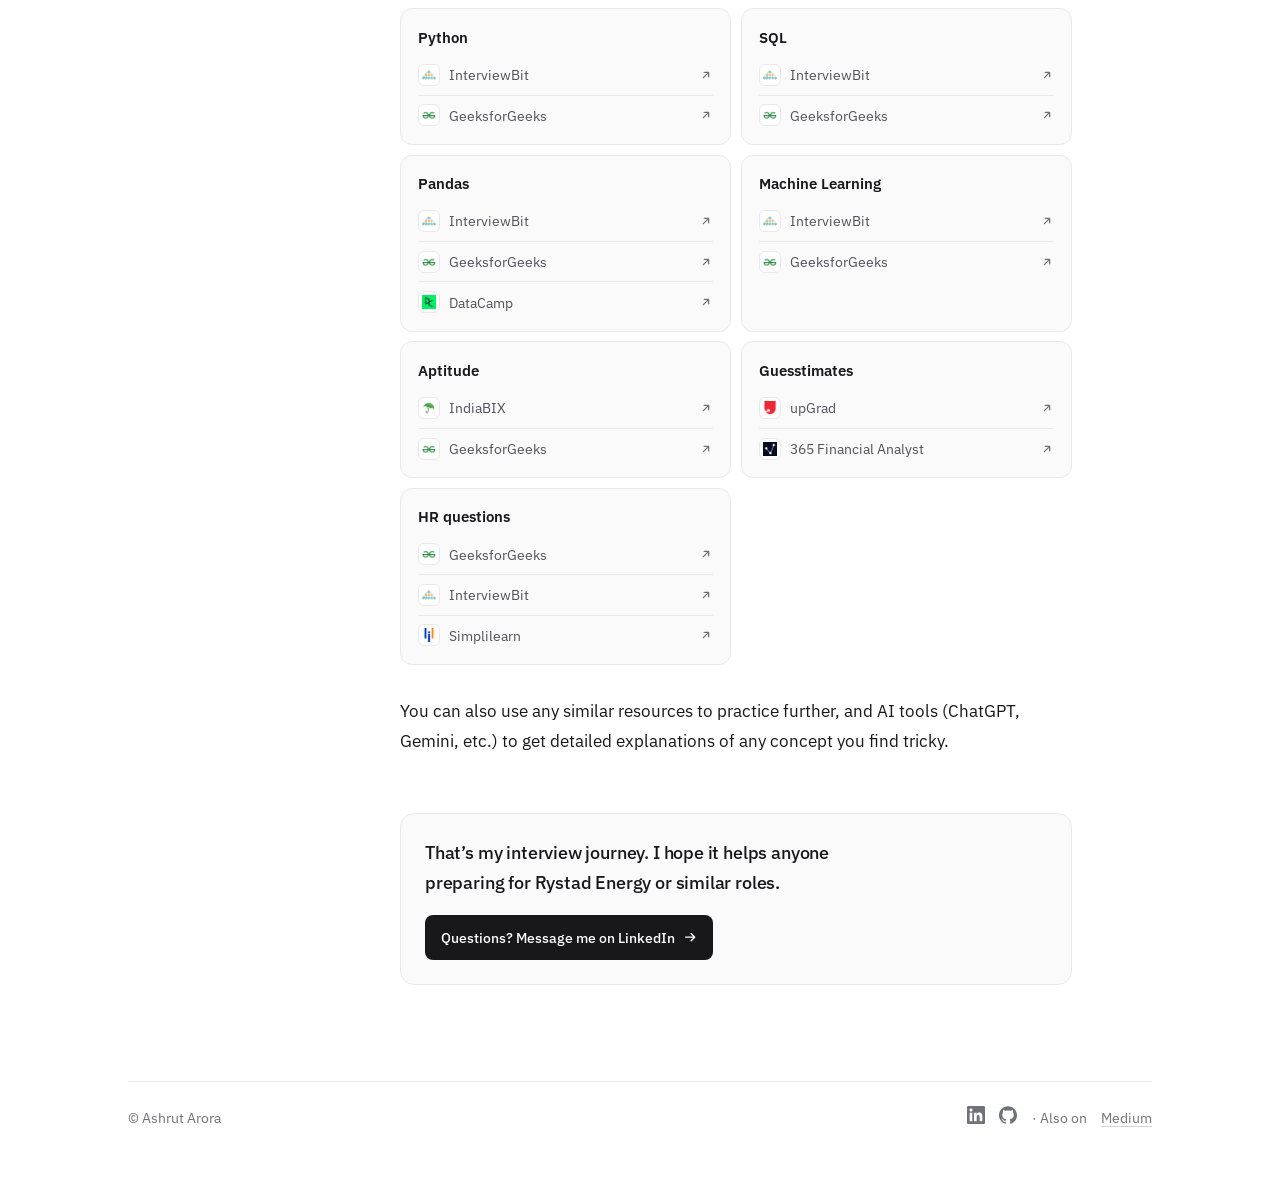
<file: interview-experiences/rystad-energy/index.html>
<!doctype html>
<html lang="en">
<head>
<meta charset="utf-8">
<meta name="viewport" content="width=device-width, initial-scale=1">
<title>Rystad Energy Interview Experience (Data Analyst, On-Campus) – Questions &amp; Tips</title>
<meta name="description" content="My Rystad Energy on-campus interview experience for the Data Analyst role: online test MCQs (Python, Pandas, SQL, ML, aptitude), the 4 video round questions, both interview rounds and the resources I used. Selected.">
<meta name="author" content="Ashrut Arora">
<meta name="theme-color" content="#ffffff" media="(prefers-color-scheme: light)">
<meta name="theme-color" content="#09090b" media="(prefers-color-scheme: dark)">
<link rel="canonical" href="https://ashrutarora.github.io/interview-experiences/rystad-energy/">
<link rel="icon" href="/favicon.svg" type="image/svg+xml">
<link rel="apple-touch-icon" href="/apple-touch-icon.png">
<meta property="og:type" content="article">
<meta property="og:title" content="Rystad Energy Interview Experience (Data Analyst, On-Campus) – Questions & Tips">
<meta property="og:description" content="Online test, video round questions, technical and HR interviews, and prep resources from a selected candidate.">
<meta property="og:url" content="https://ashrutarora.github.io/interview-experiences/rystad-energy/">
<meta property="og:image" content="https://ashrutarora.github.io/og/interview-rystad-energy.png">
<meta property="og:image:width" content="1200">
<meta property="og:image:height" content="630">
<meta property="og:site_name" content="Ashrut Arora">
<meta property="article:published_time" content="2025-08-30">
<meta property="article:modified_time" content="2026-10-14">
<meta name="twitter:card" content="summary_large_image">
<link rel="preconnect" href="https://fonts.googleapis.com">
<link rel="preconnect" href="https://fonts.gstatic.com" crossorigin>
<link rel="stylesheet" href="https://fonts.googleapis.com/css2?family=IBM+Plex+Mono:wght@400&family=IBM+Plex+Sans:wght@400;500;600&display=swap">
<script>try{const t=localStorage.getItem("theme");if(t)document.documentElement.dataset.theme=t}catch(e){}</script>
<link rel="stylesheet" href="/style.css?v=8">
<script type="application/ld+json">
{
  "@context": "https://schema.org",
  "@type": "BlogPosting",
  "headline": "Rystad Energy Interview Experience & Selection Process (On-Campus, Selected)",
  "description": "Rystad Energy on-campus interview experience for the Data Analyst role: online test, video round questions, technical and HR interviews, and preparation resources.",
  "image": "https://ashrutarora.github.io/og/interview-rystad-energy.png",
  "datePublished": "2025-08-30",
  "dateModified": "2026-10-14",
  "inLanguage": "en",
  "mainEntityOfPage": "https://ashrutarora.github.io/interview-experiences/rystad-energy/",
  "keywords": ["Rystad Energy interview experience", "Rystad Energy Data Analyst interview", "Rystad Energy interview questions", "Rystad Energy online assessment", "Rystad Energy video round", "on-campus placement"],
  "about": { "@type": "Organization", "name": "Rystad Energy" },
  "author": {
    "@type": "Person",
    "name": "Ashrut Arora",
    "url": "https://ashrutarora.github.io/",
    "image": "https://ashrutarora.github.io/assets/img/ashrut-400.webp",
    "sameAs": [
      "https://www.linkedin.com/in/ashrutarora/",
      "https://github.com/ashrutarora",
      "https://medium.com/@ashrutarora"
    ]
  }
}
</script>
<script type="application/ld+json">
{
  "@context": "https://schema.org",
  "@type": "BreadcrumbList",
  "itemListElement": [
    { "@type": "ListItem", "position": 1, "name": "Home", "item": "https://ashrutarora.github.io/" },
    { "@type": "ListItem", "position": 2, "name": "Interview experiences", "item": "https://ashrutarora.github.io/interview-experiences/" },
    { "@type": "ListItem", "position": 3, "name": "Rystad Energy", "item": "https://ashrutarora.github.io/interview-experiences/rystad-energy/" }
  ]
}
</script>
</head>
<body>
<a class="skip" href="#main">Skip to content</a>
<div class="progress" aria-hidden="true"></div>

<header class="site">
  <div class="site-inner">
    <a class="brand" href="/"><img class="brand-photo" src="/assets/img/ashrut-96.webp" width="28" height="28" alt="">Ashrut Arora</a>
    <nav aria-label="Site">
      <a href="/interview-experiences/" aria-current="true">Interviews</a>
      <a class="ext" href="https://www.linkedin.com/in/ashrutarora/">LinkedIn</a>
      <a class="ext" href="https://github.com/ashrutarora">GitHub</a>
      <button class="theme" type="button" aria-label="Switch between light and dark mode">
        <span class="theme-label light-label">Light</span><span class="theme-label dark-label">Dark</span>
        <svg class="sun" viewBox="0 0 16 16" aria-hidden="true"><circle cx="8" cy="8" r="3" fill="none" stroke="currentColor" stroke-width="1.5"/><path d="M8 1.5v1.5M8 13v1.5M1.5 8H3M13 8h1.5M3.4 3.4l1 1M11.6 11.6l1 1M3.4 12.6l1-1M11.6 4.4l1-1" stroke="currentColor" stroke-width="1.5" stroke-linecap="round"/></svg>
        <svg class="moon" viewBox="0 0 16 16" aria-hidden="true"><path d="M13.5 9.6A5.5 5.5 0 0 1 6.4 2.5a5.5 5.5 0 1 0 7.1 7.1Z" fill="none" stroke="currentColor" stroke-width="1.5" stroke-linejoin="round"/></svg>
      </button>
    </nav>
  </div>
</header>

<main id="main">
<article>
<header class="post-head">
  <nav class="crumbs rise" aria-label="Breadcrumb"><a href="/">Home</a><span aria-hidden="true">/</span><a href="/interview-experiences/">Interview experiences</a></nav>
  <p class="company rise"><span class="co-tile"><img src="/assets/logos/rystad-energy.png" alt="Rystad Energy logo" width="28" height="28"></span><span><strong>Rystad Energy</strong><span>Data Analyst · On-campus, Aug 2024</span></span></p>
  <h1 class="rise">Rystad Energy Interview Experience &amp; Selection Process <span>(On-Campus)</span></h1>
  <p class="dek rise d1">Every round of Rystad Energy’s 2024 campus drive, from the online test to the HR interview: the questions I got, how hard each round was, and how to prepare.</p>
  <div class="byline rise d2">
    <img class="avatar" src="/assets/img/ashrut-96.webp" srcset="/assets/img/ashrut-96.webp 96w, /assets/img/ashrut-192.webp 192w, /assets/img/ashrut-400.webp 400w" sizes="40px" width="40" height="40" alt="Ashrut Arora">
    <div><strong>Ashrut Arora</strong><time datetime="2025-08-30">30 Aug 2025</time> · 6 min read</div>
    <span class="status">Data Analyst · Selected</span>
  </div>
</header>

<section class="rounds rise d3" aria-label="Selection process at a glance">
  <ol>
    <li><a href="#online-test"><span class="n">Round 1</span><h2>Online test</h2><p>MCQ · Python, Pandas, SQL, ML, aptitude · Easy–Medium</p></a></li>
    <li><a href="#video-round"><span class="n">Round 2</span><h2>Video round</h2><p>4 recorded questions · Easy</p></a></li>
    <li><a href="#technical-round"><span class="n">Round 3</span><h2>Technical</h2><p>~30 min · projects, Python, SQL, ML · Easy–Medium</p></a></li>
    <li><a href="#hr-round"><span class="n">Round 4</span><h2>Managerial / HR</h2><p>~30 min · conversational · Easy</p></a></li>
  </ol>
</section>

<div class="post-body">
<nav class="toc" aria-label="Contents">
  <p class="label">On this page</p>
  <ol>
    <li><a href="#about-me">About me</a></li>
    <li><a href="#applying">Applying for the job</a></li>
    <li><a href="#overview">The selection process</a></li>
    <li><a href="#online-test">Online test</a></li>
    <li><a href="#video-round">Video round</a></li>
    <li><a href="#interviews">Interviews</a></li>
    <li><a href="#resources">Resources</a></li>
  </ol>
</nav>

<div class="prose">
<p class="lede">In this article, I’ll walk you through my complete interview journey with Rystad Energy, from applying, to getting selected as a <mark>Data Analyst Intern</mark>, to finally receiving a <mark>full-time offer</mark>.</p>
<p>If you’re preparing for a Rystad Energy interview, I’ll also share insights and preparation tips along the way.</p>

<h2 id="about-me">Short intro about me</h2>
<p>I graduated in Data Science &amp; Engineering from MIT Manipal (Class of 2025). Before joining Rystad, I worked as a Business Analytics Intern at Landmark Group, where I gained hands-on experience in data analysis, geospatial insights, and AI-driven workflows.</p>
<p>That background helped me build the right foundation before stepping into the Rystad process.</p>

<h2 id="applying">Applying for the job</h2>
<p>In August 2024, Rystad Energy visited our campus for their placement drive. They were hiring for three roles:</p>
<ul class="roles">
  <li><strong>Data Analyst</strong><span>Technical role: coding in Python, Power BI, etc.</span></li>
  <li><strong>Research Analyst</strong><span>Writing commentaries and reports, working with clients, finding data.</span></li>
  <li><strong>Data &amp; Research Analyst</strong><span>A bit of both. The process is the same as for Data Analyst.</span></li>
</ul>
<p>We had to submit our applications through the campus job portal.</p>
<p>I applied for the Data Analyst role, so this article focuses mainly on that track. However, the overall selection process was <mark>largely the same across all three roles</mark>.</p>

<h2 id="overview">The selection process</h2>
<p>The entire recruitment process had three major stages:</p>
<ol>
  <li>Online test / assessment</li>
  <li>Video round</li>
  <li>Interviews (technical, then techno-managerial / HR)</li>
</ol>

<h2 id="online-test">Online test / assessment</h2>
<h3>For the Data Analyst and Data &amp; Research Analyst roles</h3>
<div class="chips"><span class="chip">Type: MCQ</span><span class="chip">Difficulty: Easy–Medium</span></div>
<p>The test was divided into four main sections: Python, Pandas, SQL, and Machine Learning with aptitude and other miscellaneous topics. Some sample MCQ-style questions you can expect for the Data Analyst role:</p>

<div class="qgroup">
  <h4><span class="h-icons"><svg class="logo" viewBox="0 0 24 24" aria-hidden="true"><path d="M14.25.18l.9.2.73.26.59.3.45.32.34.34.25.34.16.33.1.3.04.26.02.2-.01.13V8.5l-.05.63-.13.55-.21.46-.26.38-.3.31-.33.25-.35.19-.35.14-.33.1-.3.07-.26.04-.21.02H8.77l-.69.05-.59.14-.5.22-.41.27-.33.32-.27.35-.2.36-.15.37-.1.35-.07.32-.04.27-.02.21v3.06H3.17l-.21-.03-.28-.07-.32-.12-.35-.18-.36-.26-.36-.36-.35-.46-.32-.59-.28-.73-.21-.88-.14-1.05-.05-1.23.06-1.22.16-1.04.24-.87.32-.71.36-.57.4-.44.42-.33.42-.24.4-.16.36-.1.32-.05.24-.01h.16l.06.01h8.16v-.83H6.18l-.01-2.75-.02-.37.05-.34.11-.31.17-.28.25-.26.31-.23.38-.2.44-.18.51-.15.58-.12.64-.1.71-.06.77-.04.84-.02 1.27.05zm-6.3 1.98l-.23.33-.08.41.08.41.23.34.33.22.41.09.41-.09.33-.22.23-.34.08-.41-.08-.41-.23-.33-.33-.22-.41-.09-.41.09zm13.09 3.95l.28.06.32.12.35.18.36.27.36.35.35.47.32.59.28.73.21.88.14 1.04.05 1.23-.06 1.23-.16 1.04-.24.86-.32.71-.36.57-.4.45-.42.33-.42.24-.4.16-.36.09-.32.05-.24.02-.16-.01h-8.22v.82h5.84l.01 2.76.02.36-.05.34-.11.31-.17.29-.25.25-.31.24-.38.2-.44.17-.51.15-.58.13-.64.09-.71.07-.77.04-.84.01-1.27-.04-1.07-.14-.9-.2-.73-.25-.59-.3-.45-.33-.34-.34-.25-.34-.16-.33-.1-.3-.04-.25-.02-.2.01-.13v-5.34l.05-.64.13-.54.21-.46.26-.38.3-.32.33-.24.35-.2.35-.14.33-.1.3-.06.26-.04.21-.02.13-.01h5.84l.69-.05.59-.14.5-.21.41-.28.33-.32.27-.35.2-.36.15-.36.1-.35.07-.32.04-.28.02-.21V6.07h2.09l.14.01zm-6.47 14.25l-.23.33-.08.41.08.41.23.33.33.23.41.08.41-.08.33-.23.23-.33.08-.41-.08-.41-.23-.33-.33-.23-.41-.08-.41.08z" fill="currentColor"/></svg><svg class="logo" viewBox="0 0 24 24" aria-hidden="true"><path d="M16.922 0h2.623v18.104h-2.623zm-4.126 12.94h2.623v2.57h-2.623zm0-7.037h2.623v5.446h-2.623zm0 11.197h2.623v5.446h-2.623zM4.456 5.896h2.622V24H4.455zm4.213 2.559h2.623v2.57H8.67zm0 4.151h2.623v5.447H8.67zm0-11.187h2.623v5.446H8.67Z" fill="currentColor"/></svg></span>Python &amp; Pandas</h4>
  <ul>
    <li>What is the difference between <code>loc</code> and <code>iloc</code> in Pandas?</li>
    <li>What will <code>df.dropna()</code> do by default?</li>
    <li>What is the output of <code>list(range(0,10,2))</code>?</li>
    <li>Which of the following operations is most efficient for filtering rows in a Pandas DataFrame?</li>
    <li>Also questions like “what is the output of the following code snippet?”</li>
  </ul>
</div>

<div class="qgroup">
  <h4><span class="h-icons"><svg class="logo" viewBox="0 0 24 24" aria-hidden="true"><g fill="none" stroke="currentColor" stroke-width="2"><ellipse cx="12" cy="5.5" rx="8" ry="3"/><path d="M4 5.5v13c0 1.7 3.6 3 8 3s8-1.3 8-3v-13M4 12c0 1.7 3.6 3 8 3s8-1.3 8-3"/></g></svg></span>SQL</h4>
  <ul>
    <li>What does the <code>GROUP BY</code> clause do?</li>
    <li>Which of the following queries will return the second highest salary from a table?</li>
    <li>What is the difference between <code>INNER JOIN</code> and <code>LEFT JOIN</code>?</li>
    <li>What does <code>SELECT COUNT(DISTINCT column_name)</code> return?</li>
    <li>Also various queries asking for the output.</li>
  </ul>
</div>

<div class="qgroup">
  <h4><span class="h-icons"><svg class="logo" viewBox="0 0 24 24" aria-hidden="true"><path d="M15.601 5.53c-1.91.035-3.981.91-5.63 2.56-2.93 2.93-2.083 8.53-1.088 9.525.805.804 6.595 1.843 9.526-1.088a9.74 9.74 0 0 0 .584-.643c.043-.292.205-.66.489-1.106a1.848 1.848 0 0 1-.537.176c-.144.265-.37.55-.676.855-.354.335-.607.554-.76.656a.795.795 0 0 1-.437.152c-.35 0-.514-.308-.494-.924-.22.316-.425.549-.612.7a.914.914 0 0 1-.578.224c-.194 0-.36-.09-.496-.273a1.03 1.03 0 0 1-.193-.507 4.016 4.016 0 0 1-.726.583c-.224.132-.47.197-.74.197-.3 0-.543-.096-.727-.288a.978.978 0 0 1-.257-.524v.004c-.3.276-.564.48-.79.611a1.295 1.295 0 0 1-.649.197.693.693 0 0 1-.571-.275c-.145-.183-.218-.43-.218-.739 0-.464.101-1.02.302-1.67.201-.65.445-1.25.733-1.797l.842-.312a.21.21 0 0 1 .06-.013c.063 0 .116.047.157.14.04.095.061.221.061.38 0 .451-.104.888-.312 1.31-.207.422-.532.873-.974 1.352-.018.23-.027.388-.027.474 0 .193.036.345.106.458.071.113.165.169.282.169a.71.71 0 0 0 .382-.13c.132-.084.333-.26.602-.523.028-.418.187-.798.482-1.142.324-.38.685-.569 1.08-.569.206 0 .37.054.494.16a.524.524 0 0 1 .186.417c0 .458-.486.829-1.459 1.114.088.43.32.646.693.646a.807.807 0 0 0 .417-.117c.129-.076.321-.243.575-.497.032-.252.118-.495.259-.728.182-.3.416-.544.701-.73.285-.185.537-.278.756-.278.276 0 .47.127.58.381l.677-.374h.186l-.292.971c-.15.488-.226.823-.226 1.004 0 .19.067.285.202.285.086 0 .181-.045.285-.137.104-.092.25-.232.437-.42v.001c.143-.155.274-.32.392-.494-.19-.084-.285-.21-.285-.375 0-.17.058-.352.174-.545.116-.194.275-.29.479-.29.172 0 .258.088.258.265 0 .139-.05.338-.149.596.367-.04.687-.32.961-.842l.228-.01c1.059-2.438.828-5.075-.83-6.732-1.019-1.02-2.408-1.5-3.895-1.471zm4.725 8.203a8.938 8.938 0 0 1-1.333 2.151 1.09 1.09 0 0 0-.012.147c0 .168.047.309.14.423.092.113.206.17.34.17.296 0 .714-.264 1.254-.787-.001.04-.003.08-.003.121 0 .146.012.368.036.666l.733-.172c0-.2.003-.357.01-.474.01-.157.033-.33.066-.517.02-.11.07-.216.152-.315l.186-.216a5.276 5.276 0 0 1 .378-.397c.062-.055.116-.099.162-.13a.26.26 0 0 1 .123-.046c.055 0 .083.035.083.106 0 .07-.052.236-.156.497-.194.486-.292.848-.292 1.084 0 .175.046.314.136.418a.45.45 0 0 0 .358.155c.365 0 .803-.269 1.313-.808v-.381c-.361.426-.623.64-.784.64-.109 0-.163-.067-.163-.2 0-.1.065-.316.195-.65.19-.486.285-.836.285-1.048a.464.464 0 0 0-.112-.319.36.36 0 0 0-.282-.127c-.165 0-.354.077-.567.233-.213.156-.5.436-.863.84.053-.262.165-.622.335-1.08l-.809.156a6.54 6.54 0 0 0-.399 1.074c-.04.156-.07.316-.092.48a7.447 7.447 0 0 1-.49.45.38.38 0 0 1-.229.08.208.208 0 0 1-.174-.082.352.352 0 0 1-.064-.222c0-.1.019-.214.056-.343.038-.13.12-.373.249-.731l.308-.849zm-17.21-2.927c-.863-.016-1.67.263-2.261.854-1.352 1.352-1.07 3.827.631 5.527 1.7 1.701 4.95 1.21 5.527.632.467-.466 1.07-3.827-.631-5.527-.957-.957-2.158-1.465-3.267-1.486zm12.285.358h.166v.21H15.4zm.427 0h.166v.865l.46-.455h.195l-.364.362.428.684h-.198l-.357-.575-.164.166v.41h-.166zm1.016 0h.166v.21h-.166zm.481.122h.166v.288h.172v.135h-.172v.717c0 .037.006.062.02.075.012.013.037.02.074.02a.23.23 0 0 0 .078-.01v.141a.802.802 0 0 1-.136.014.23.23 0 0 1-.15-.043.15.15 0 0 1-.052-.123v-.79h-.141v-.136h.141zm-3.562.258c.081 0 .15.012.207.038.057.024.1.061.13.11s.045.106.045.173h-.176c-.006-.111-.075-.167-.208-.167a.285.285 0 0 0-.164.041.134.134 0 0 0-.06.117c0 .035.015.065.045.088.03.024.08.044.15.06l.16.039a.47.47 0 0 1 .224.105c.047.046.07.108.07.186a.3.3 0 0 1-.052.175.327.327 0 0 1-.152.116.585.585 0 0 1-.226.041c-.136 0-.24-.03-.309-.088-.069-.059-.105-.149-.109-.269h.176c.004.037.01.065.017.084a.166.166 0 0 0 .034.054c.044.043.112.065.204.065a.31.31 0 0 0 .177-.045.139.139 0 0 0 .067-.119.116.116 0 0 0-.038-.09.287.287 0 0 0-.124-.055l-.156-.038a1.248 1.248 0 0 1-.159-.05.359.359 0 0 1-.098-.061.22.22 0 0 1-.058-.083.32.32 0 0 1-.016-.108c0-.096.036-.174.109-.232a.45.45 0 0 1 .29-.087zm1.035 0a.46.46 0 0 1 .202.043.351.351 0 0 1 .187.212.577.577 0 0 1 .023.126h-.168a.256.256 0 0 0-.078-.168.242.242 0 0 0-.17-.06.248.248 0 0 0-.155.05.306.306 0 0 0-.1.144.662.662 0 0 0-.034.224.58.58 0 0 0 .035.214.299.299 0 0 0 .101.135.261.261 0 0 0 .157.048c.142 0 .227-.084.256-.252h.167a.519.519 0 0 1-.065.22.35.35 0 0 1-.146.138.464.464 0 0 1-.216.048.448.448 0 0 1-.246-.066.441.441 0 0 1-.161-.192.703.703 0 0 1-.057-.293c0-.085.01-.163.032-.233a.522.522 0 0 1 .095-.182.403.403 0 0 1 .15-.117.453.453 0 0 1 .191-.04zm.603.03h.166v1.046H15.4zm1.443 0h.166v1.046h-.166zm-5.05.618c-.08 0-.2.204-.356.611-.155.407-.308.977-.459 1.71.281-.312.509-.662.683-1.05.175-.387.262-.72.262-.999a.455.455 0 0 0-.036-.197c-.025-.05-.056-.075-.093-.075zm4.662 1.797c-.221 0-.431.188-.629.563-.197.376-.296.722-.296 1.038 0 .12.029.216.088.29a.273.273 0 0 0 .223.111c.221 0 .43-.188.625-.565.196-.377.294-.725.294-1.043a.457.457 0 0 0-.083-.29.269.269 0 0 0-.222-.104zm-2.848.007c-.146 0-.285.11-.417.333-.133.222-.2.51-.2.866.566-.159.849-.452.849-.881 0-.212-.077-.318-.232-.318Z" fill="currentColor"/></svg></span>Machine Learning / miscellaneous</h4>
  <ul>
    <li>Which algorithm is best suited for classification problems? (Options: Linear Regression, Logistic Regression, K-Means, PCA)</li>
    <li>What does overfitting mean in Machine Learning?</li>
    <li>If accuracy is high but recall is very low, what does this indicate?</li>
  </ul>
</div>

<div class="qgroup">
  <h4><span class="h-icons"><svg class="logo" viewBox="0 0 24 24" aria-hidden="true"><g fill="none" stroke="currentColor" stroke-width="2" stroke-linecap="round"><rect x="4" y="2.5" width="16" height="19" rx="2.5"/><path d="M8 7h8M8 12h.01M12 12h.01M16 12h.01M8 16.5h.01M12 16.5h.01M16 16.5h.01"/></g></svg></span>Aptitude / general</h4>
  <ul>
    <li>A train travels 60 km in 45 minutes. What is its speed in km/h?</li>
    <li>If 3 pens cost ₹45, how many pens can be bought with ₹180?</li>
  </ul>
</div>

<h3>For the Research Analyst role</h3>
<div class="chips"><span class="chip">Difficulty: Easy</span></div>
<p>The assessment was lighter and focused mainly on basic mathematics, basic aptitude, and basic English.</p>

<h2 id="video-round">Video round</h2>
<div class="chips"><span class="chip">4 questions</span><span class="chip">Recorded</span><span class="chip">Difficulty: Easy</span></div>
<p>The next stage was the video round. It was pretty straightforward: you were given <mark>4 pre-defined questions</mark> and had to record your answers on video.</p>
<p>The platform gave ample time to think, prepare, and re-record before submitting, so the key was to <mark>stay calm, structured, and confident</mark> in your delivery.</p>

<ol class="questions">
  <li>
    <h3>Self-introduction</h3>
    <blockquote>“Give a brief introduction about yourself, including your achievements and/or key projects/responsibilities you have taken up in the past?”</blockquote>
    <p class="tip"><b>Tip</b>Keep it crisp (2–3 minutes). Focus on academics, internships, and 1–2 impactful projects instead of narrating your entire resume.</p>
  </li>
  <li>
    <h3>Data science project experience</h3>
    <blockquote>“Could you elaborate upon a data science project in which you dealt with substantial datasets, offering an example that showcases your practical data analysis abilities? If you have used Python, which modules are you comfortable with?”</blockquote>
    <p class="tip"><b>Tip</b>Pick one strong project (academic or internship). Talk about dataset size, challenges, tools (like Pandas, NumPy, Scikit-learn), and the results/impact.</p>
  </li>
  <li>
    <h3>SQL, visualization, and AI/ML skills</h3>
    <blockquote>“Have you worked on SQL, data visualization and/or AI/ML? If yes, please elaborate further on the projects relevant for the same.”</blockquote>
    <p class="tip"><b>Tip</b>This is the chance to show your technical breadth. Even if your projects were small, show familiarity with SQL queries, visualization tools (Matplotlib, Plotly, Power BI, Tableau), and any ML models you’ve built.</p>
  </li>
  <li>
    <h3>Motivation and fit</h3>
    <blockquote>“What motivated you to apply for this role and why do you think you are a good fit for this role?”</blockquote>
    <p class="tip"><b>Tip</b>Link your skills and interests with Rystad’s work. For example, emphasize data-driven decision-making, interest in energy and market analytics, and how your previous experience prepared you for this role.</p>
  </li>
</ol>

<h2 id="interviews">Interviews</h2>
<p>There were two rounds of interviews after the video assessment: a technical round for Data Analysts (a case study round for Research Analysts), then a techno-managerial / HR round.</p>

<h3 id="technical-round">1. Technical round (Data Analyst role)</h3>
<div class="chips"><span class="chip">~30 minutes</span><span class="chip">Difficulty: Easy–Medium</span></div>
<p>The round began with a short introduction, both from me and the interviewers, followed by a discussion of my previous experiences and projects.</p>
<p>Then came the technical evaluation, which focused on:</p>
<ul>
  <li><strong>Python:</strong> core concepts, data structures, Pandas operations, etc.</li>
  <li><strong>SQL:</strong> joins, subqueries, <code>GROUP BY</code>, query optimization, etc.</li>
  <li><strong>Machine Learning:</strong> basics of supervised vs. unsupervised learning, overfitting, evaluation metrics, time-series forecasting, etc.</li>
</ul>
<p>A few aptitude and behavioral questions were also included:</p>
<ul>
  <li>Guesstimates (e.g. “How many petrol pumps are there in Bangalore?”)</li>
  <li>“Why Rystad?”</li>
  <li>“What makes you a good fit for Rystad?”</li>
</ul>
<p class="tip"><b>Tip</b>Be ready with <mark>1–2 well-prepared projects</mark> to discuss in detail. They often dive deep into your role, the dataset, the tools used, and the challenges you solved.</p>

<h3 id="hr-round">2. Techno-managerial / HR round</h3>
<div class="chips"><span class="chip">~30 minutes</span><span class="chip">Difficulty: Easy</span></div>
<p>This was more of a conversational round. It started similarly, with introductions and a recap of past experiences, but the focus shifted towards communication skills, clarity of thought, and general interests and industry awareness.</p>
<p>The interviewer casually explored teamwork, how I approach problem-solving, and my broader career aspirations. It felt less like a grilling session and more like <mark>checking whether I would fit into Rystad’s work culture</mark>.</p>
<p class="tip"><b>Tip</b>Stay confident, be yourself, and keep your answers structured. This round is less about “right answers” and more about how you communicate and present yourself.</p>

<h2 id="resources">Resources</h2>
<p>Here are some resources I used (and recommend):</p>

<div class="resources">
  <div class="res">
    <h4>Python</h4>
    <ul>
      <li><a href="https://www.interviewbit.com/python-interview-questions/"><span class="fav"><img src="/assets/logos/interviewbit.png" alt="" width="16" height="16" loading="lazy"></span>InterviewBit</a></li>
      <li><a href="https://www.geeksforgeeks.org/python/python-interview-questions/"><span class="fav"><img src="/assets/logos/geeksforgeeks.png" alt="" width="16" height="16" loading="lazy"></span>GeeksforGeeks</a></li>
    </ul>
  </div>
  <div class="res">
    <h4>SQL</h4>
    <ul>
      <li><a href="https://www.interviewbit.com/sql-interview-questions/"><span class="fav"><img src="/assets/logos/interviewbit.png" alt="" width="16" height="16" loading="lazy"></span>InterviewBit</a></li>
      <li><a href="https://www.geeksforgeeks.org/sql/sql-interview-questions/"><span class="fav"><img src="/assets/logos/geeksforgeeks.png" alt="" width="16" height="16" loading="lazy"></span>GeeksforGeeks</a></li>
    </ul>
  </div>
  <div class="res">
    <h4>Pandas</h4>
    <ul>
      <li><a href="https://www.interviewbit.com/pandas-interview-questions/"><span class="fav"><img src="/assets/logos/interviewbit.png" alt="" width="16" height="16" loading="lazy"></span>InterviewBit</a></li>
      <li><a href="https://www.geeksforgeeks.org/pandas/pandas-interview-questions/"><span class="fav"><img src="/assets/logos/geeksforgeeks.png" alt="" width="16" height="16" loading="lazy"></span>GeeksforGeeks</a></li>
      <li><a href="https://www.datacamp.com/blog/top-python-pandas-interview-questions-and-answers"><span class="fav"><img src="/assets/logos/datacamp.png" alt="" width="16" height="16" loading="lazy"></span>DataCamp</a></li>
    </ul>
  </div>
  <div class="res">
    <h4>Machine Learning</h4>
    <ul>
      <li><a href="https://www.interviewbit.com/machine-learning-interview-questions/"><span class="fav"><img src="/assets/logos/interviewbit.png" alt="" width="16" height="16" loading="lazy"></span>InterviewBit</a></li>
      <li><a href="https://www.geeksforgeeks.org/machine-learning/machine-learning-interview-questions/"><span class="fav"><img src="/assets/logos/geeksforgeeks.png" alt="" width="16" height="16" loading="lazy"></span>GeeksforGeeks</a></li>
    </ul>
  </div>
  <div class="res">
    <h4>Aptitude</h4>
    <ul>
      <li><a href="https://www.indiabix.com/aptitude/questions-and-answers/"><span class="fav"><img src="/assets/logos/indiabix.png" alt="" width="16" height="16" loading="lazy"></span>IndiaBIX</a></li>
      <li><a href="https://www.geeksforgeeks.org/aptitude/aptitude-questions-and-answers/"><span class="fav"><img src="/assets/logos/geeksforgeeks.png" alt="" width="16" height="16" loading="lazy"></span>GeeksforGeeks</a></li>
    </ul>
  </div>
  <div class="res">
    <h4>Guesstimates</h4>
    <ul>
      <li><a href="https://www.upgrad.com/blog/guesstimate-interview-questions-answers/"><span class="fav"><img src="/assets/logos/upgrad.png" alt="" width="16" height="16" loading="lazy"></span>upGrad</a></li>
      <li><a href="https://365financialanalyst.com/career-advice/answering-tips-for-guesstimate-interview-questions/"><span class="fav"><img src="/assets/logos/365financialanalyst.png" alt="" width="16" height="16" loading="lazy"></span>365 Financial Analyst</a></li>
    </ul>
  </div>
  <div class="res">
    <h4>HR questions</h4>
    <ul>
      <li><a href="https://www.geeksforgeeks.org/hr/hr-interview-questions/"><span class="fav"><img src="/assets/logos/geeksforgeeks.png" alt="" width="16" height="16" loading="lazy"></span>GeeksforGeeks</a></li>
      <li><a href="https://www.interviewbit.com/hr-interview-questions/"><span class="fav"><img src="/assets/logos/interviewbit.png" alt="" width="16" height="16" loading="lazy"></span>InterviewBit</a></li>
      <li><a href="https://www.simplilearn.com/hr-interview-questions-answers-article"><span class="fav"><img src="/assets/logos/simplilearn.png" alt="" width="16" height="16" loading="lazy"></span>Simplilearn</a></li>
    </ul>
  </div>
</div>
<p>You can also use any similar resources to practice further, and AI tools (ChatGPT, Gemini, etc.) to get detailed explanations of any concept you find tricky.</p>

<div class="outro">
  <p>That’s my interview journey. I hope it helps anyone preparing for Rystad Energy or similar roles.</p>
  <a class="button" href="https://www.linkedin.com/in/ashrutarora/">Questions? Message me on LinkedIn <svg class="icon" viewBox="0 0 16 16" aria-hidden="true"><path d="M3 8h10M9 4l4 4-4 4" fill="none" stroke="currentColor" stroke-width="1.5" stroke-linecap="round" stroke-linejoin="round"/></svg></a>
</div>
</div>
</div>
</article>
</main>

<footer class="foot">
  <p>© Ashrut Arora</p>
  <p class="foot-links"><a href="https://www.linkedin.com/in/ashrutarora/" aria-label="LinkedIn"><svg class="logo" viewBox="0 0 24 24" aria-hidden="true"><path d="M20.447 20.452h-3.554v-5.569c0-1.328-.027-3.037-1.852-3.037-1.853 0-2.136 1.445-2.136 2.939v5.667H9.351V9h3.414v1.561h.046c.477-.9 1.637-1.85 3.37-1.85 3.601 0 4.267 2.37 4.267 5.455v6.286zM5.337 7.433c-1.144 0-2.063-.926-2.063-2.065 0-1.138.92-2.063 2.063-2.063 1.14 0 2.064.925 2.064 2.063 0 1.139-.925 2.065-2.064 2.065zm1.782 13.019H3.555V9h3.564v11.452zM22.225 0H1.771C.792 0 0 .774 0 1.729v20.542C0 23.227.792 24 1.771 24h20.451C23.2 24 24 23.227 24 22.271V1.729C24 .774 23.2 0 22.222 0h.003z" fill="currentColor"/></svg></a><a href="https://github.com/ashrutarora" aria-label="GitHub"><svg class="logo" viewBox="0 0 24 24" aria-hidden="true"><path d="M12 .297c-6.63 0-12 5.373-12 12 0 5.303 3.438 9.8 8.205 11.385.6.113.82-.258.82-.577 0-.285-.01-1.04-.015-2.04-3.338.724-4.042-1.61-4.042-1.61C4.422 18.07 3.633 17.7 3.633 17.7c-1.087-.744.084-.729.084-.729 1.205.084 1.838 1.236 1.838 1.236 1.07 1.835 2.809 1.305 3.495.998.108-.776.417-1.305.76-1.605-2.665-.3-5.466-1.332-5.466-5.93 0-1.31.465-2.38 1.235-3.22-.135-.303-.54-1.523.105-3.176 0 0 1.005-.322 3.3 1.23.96-.267 1.98-.399 3-.405 1.02.006 2.04.138 3 .405 2.28-1.552 3.285-1.23 3.285-1.23.645 1.653.24 2.873.12 3.176.765.84 1.23 1.91 1.23 3.22 0 4.61-2.805 5.625-5.475 5.92.42.36.81 1.096.81 2.22 0 1.606-.015 2.896-.015 3.286 0 .315.21.69.825.57C20.565 22.092 24 17.592 24 12.297c0-6.627-5.373-12-12-12" fill="currentColor"/></svg></a> · Also on <a href="https://medium.com/@ashrutarora/rystad-energy-interview-experience-selection-process-on-campus-selected-7e4d31939cae">Medium</a></p>
</footer>

<script>
(() => {
  const root = document.documentElement;
  document.querySelector('.theme')?.addEventListener('click', () => {
    const dark = root.dataset.theme ? root.dataset.theme === 'dark' : matchMedia('(prefers-color-scheme: dark)').matches;
    root.dataset.theme = dark ? 'light' : 'dark';
    try { localStorage.setItem('theme', root.dataset.theme); } catch (e) {}
  });
  const bar = document.querySelector('.progress');
  const site = document.querySelector('.site');
  const links = [...document.querySelectorAll('.toc a')];
  const sections = links.map(a => document.getElementById(a.hash.slice(1)));
  const onScroll = () => {
    const max = document.documentElement.scrollHeight - innerHeight;
    bar.style.transform = `scaleX(${max > 0 ? scrollY / max : 0})`;
    site.classList.toggle('scrolled', scrollY > 8);
    let current = -1;
    sections.forEach((el, i) => { if (el.getBoundingClientRect().top < innerHeight * 0.45) current = i; });
    links.forEach((a, i) => a.classList.toggle('active', i === current));
  };
  addEventListener('scroll', onScroll, { passive: true });
  addEventListener('resize', onScroll);
  onScroll();
})();
</script>
</body>
</html>
</file>
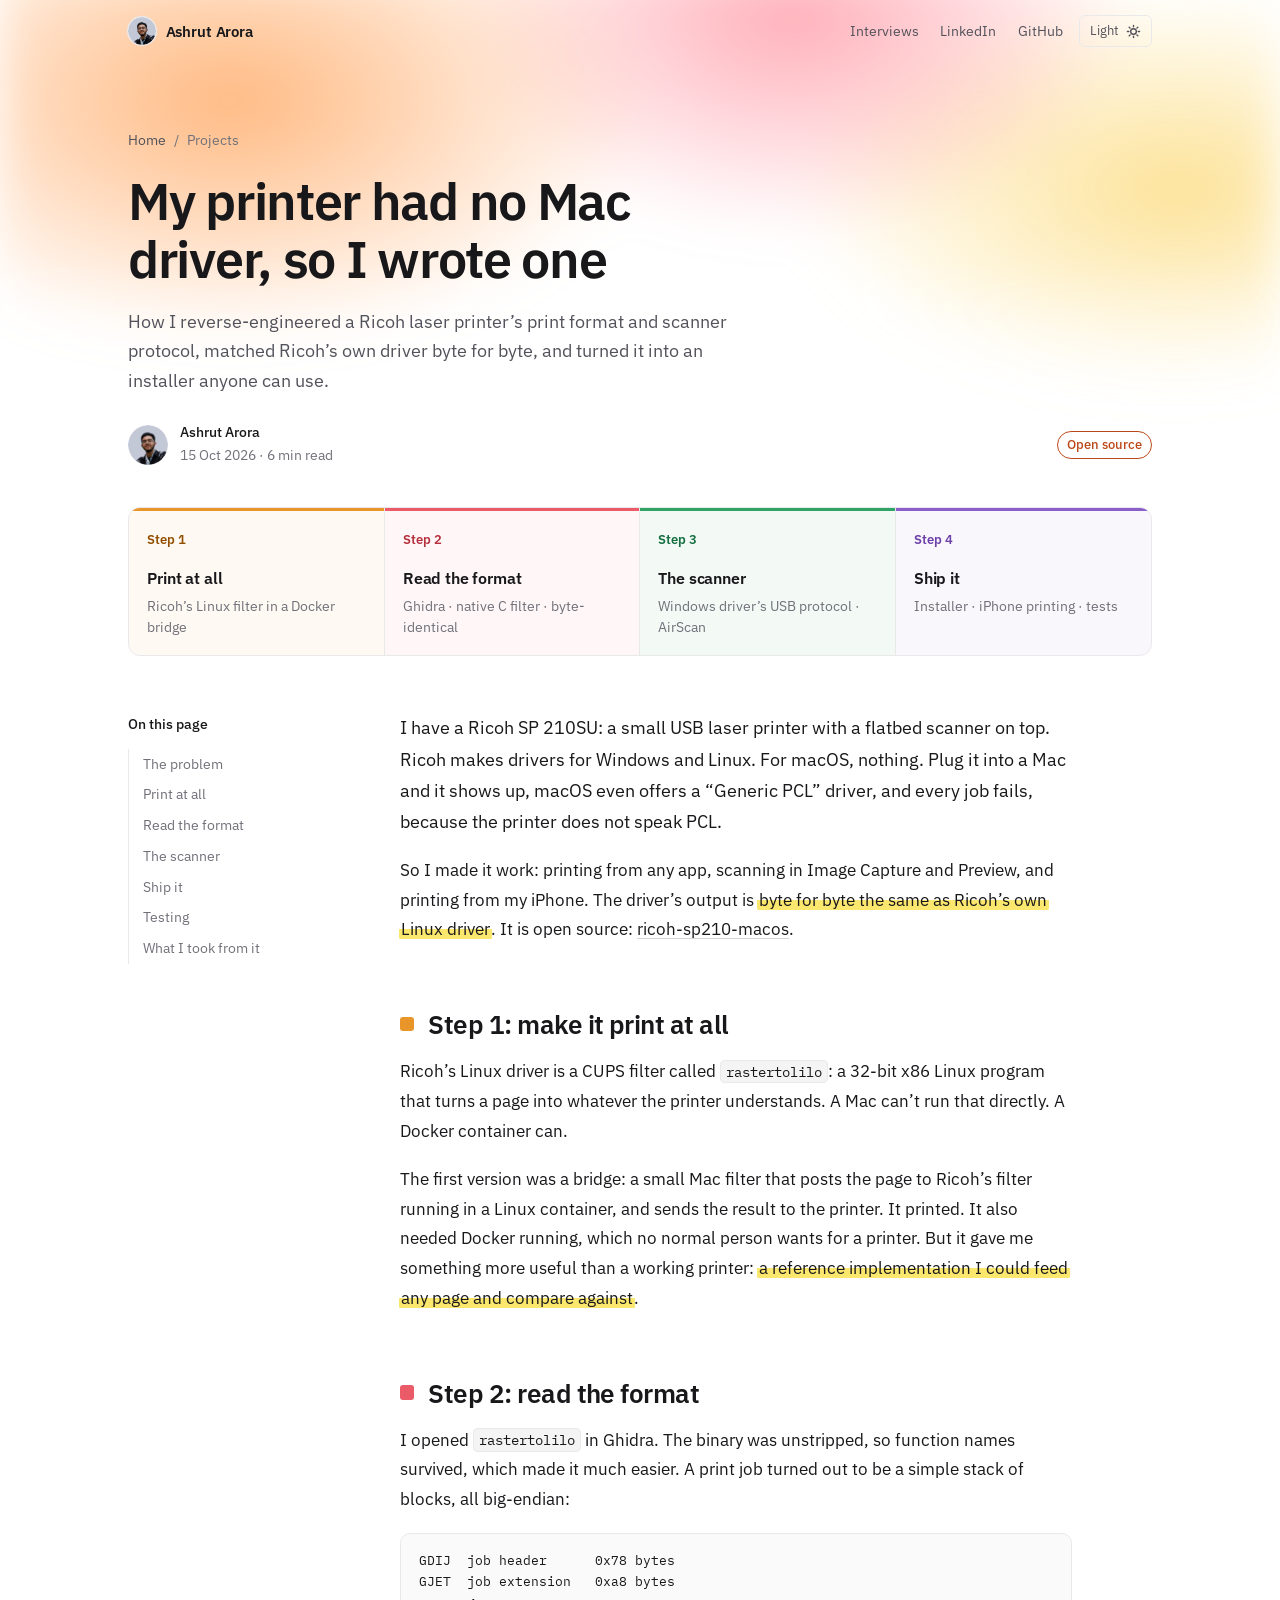
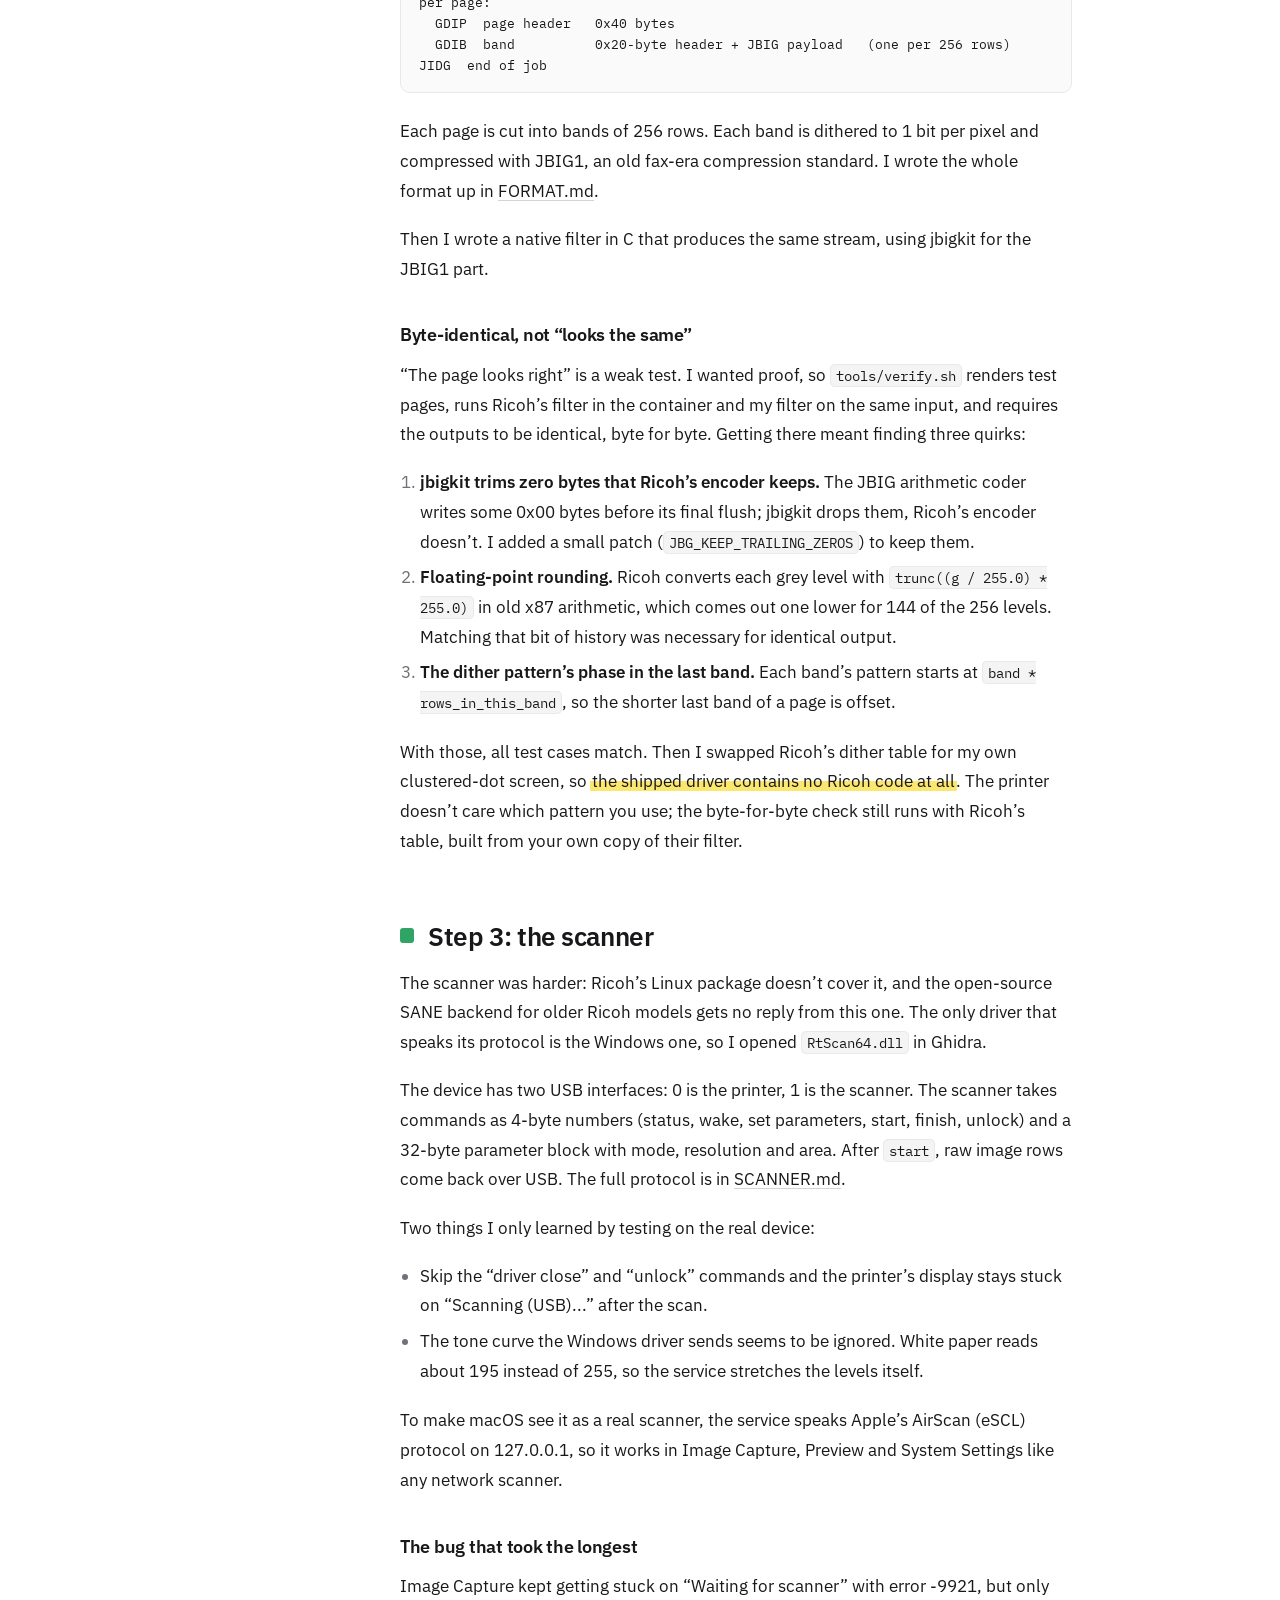
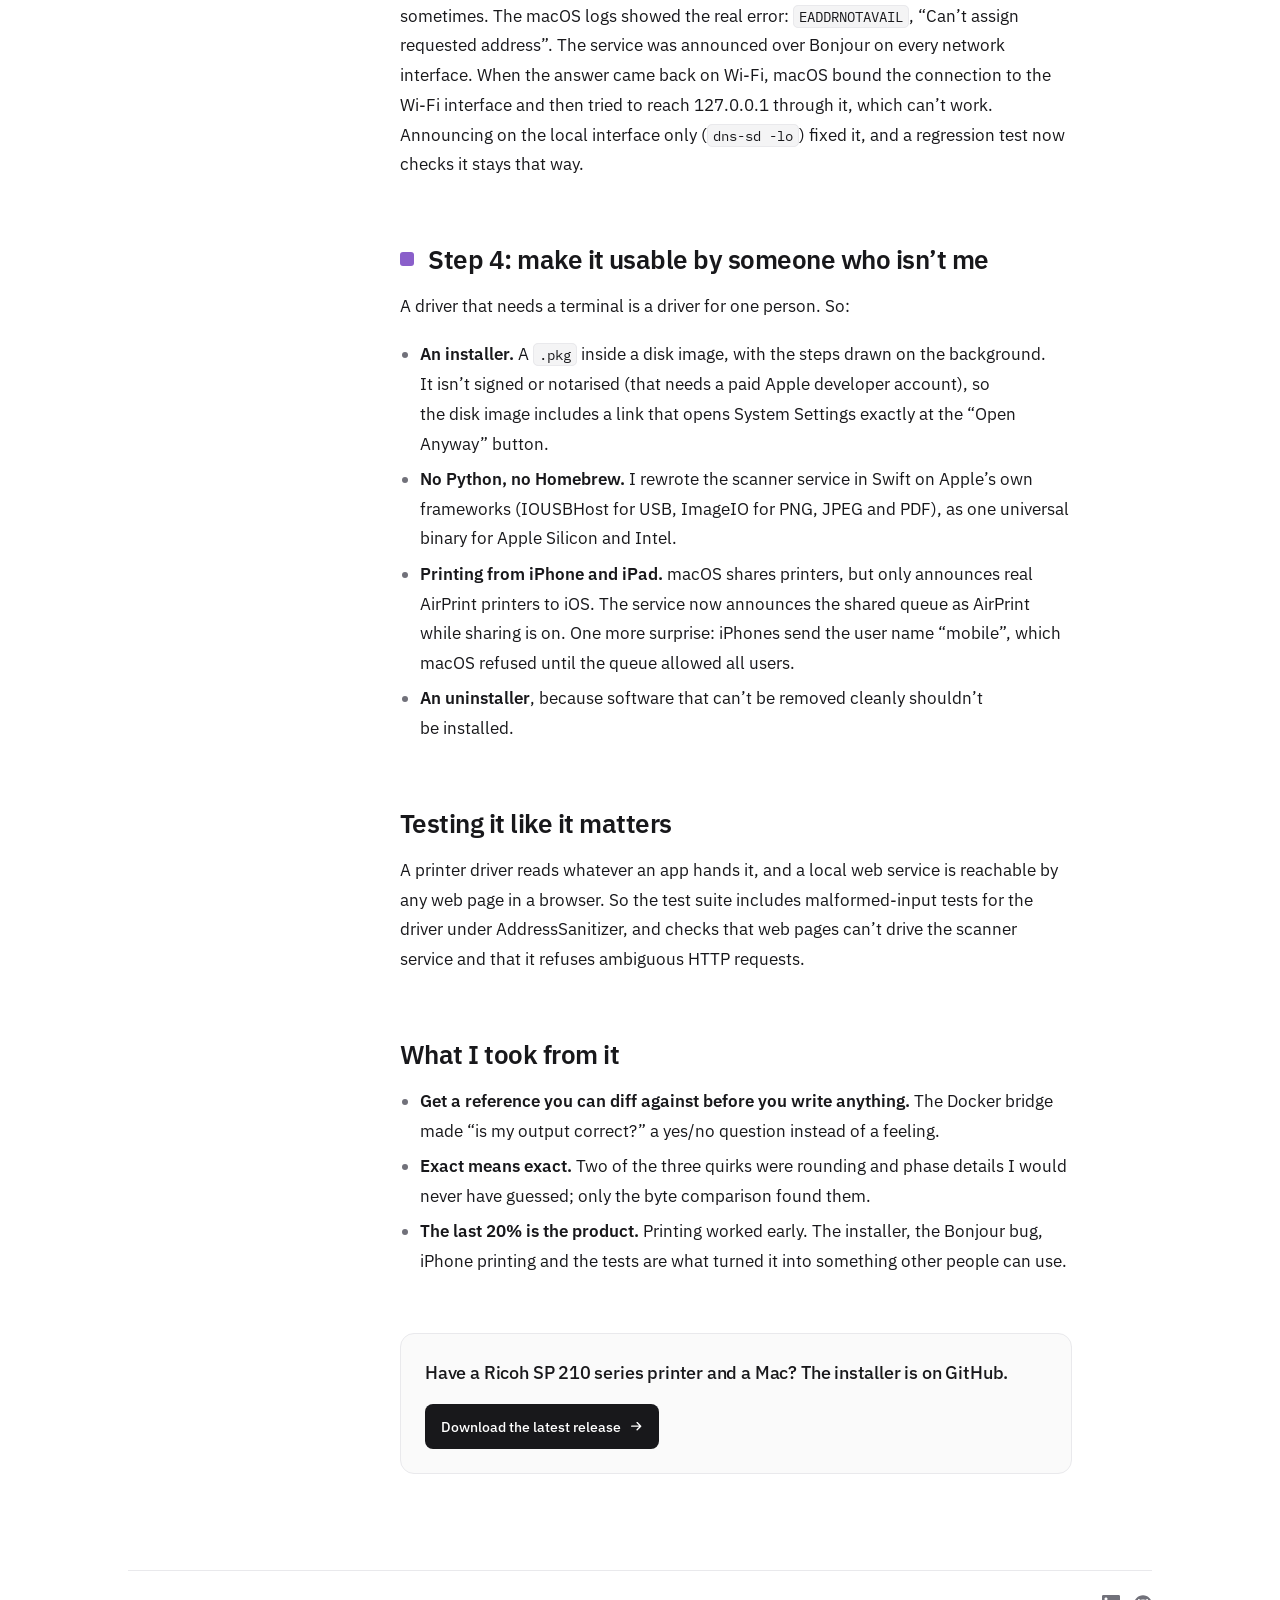
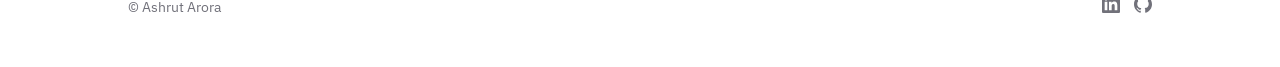
<file: projects/ricoh-sp210-macos/index.html>
<!doctype html>
<html lang="en">
<head>
<meta charset="utf-8">
<meta name="viewport" content="width=device-width, initial-scale=1">
<title>My printer had no Mac driver, so I wrote one: Ricoh SP 210 macOS driver</title>
<meta name="description" content="How I reverse-engineered the Ricoh SP 210SU’s print format and scanner protocol with Ghidra, matched Ricoh’s Linux driver byte for byte, and shipped a macOS installer with scanning and iPhone printing.">
<meta name="author" content="Ashrut Arora">
<meta name="theme-color" content="#ffffff" media="(prefers-color-scheme: light)">
<meta name="theme-color" content="#09090b" media="(prefers-color-scheme: dark)">
<link rel="canonical" href="https://ashrutarora.github.io/projects/ricoh-sp210-macos/">
<link rel="icon" href="/favicon.svg" type="image/svg+xml">
<link rel="apple-touch-icon" href="/apple-touch-icon.png">
<meta property="og:type" content="article">
<meta property="og:title" content="My printer had no Mac driver, so I wrote one">
<meta property="og:description" content="Reverse-engineering a Ricoh laser printer’s print format and scanner protocol, byte-identical to Ricoh’s own driver, shipped as a macOS installer.">
<meta property="og:url" content="https://ashrutarora.github.io/projects/ricoh-sp210-macos/">
<meta property="og:image" content="https://ashrutarora.github.io/og/home.png">
<meta property="og:image:width" content="1200">
<meta property="og:image:height" content="630">
<meta property="og:site_name" content="Ashrut Arora">
<meta property="article:published_time" content="2026-10-15">
<meta name="twitter:card" content="summary_large_image">
<link rel="preconnect" href="https://fonts.googleapis.com">
<link rel="preconnect" href="https://fonts.gstatic.com" crossorigin>
<link rel="stylesheet" href="https://fonts.googleapis.com/css2?family=IBM+Plex+Mono:wght@400&family=IBM+Plex+Sans:wght@400;500;600&display=swap">
<script>try{const t=localStorage.getItem("theme");if(t)document.documentElement.dataset.theme=t}catch(e){}</script>
<link rel="stylesheet" href="/style.css?v=8">
<script type="application/ld+json">
{
  "@context": "https://schema.org",
  "@type": "BlogPosting",
  "headline": "My printer had no Mac driver, so I wrote one",
  "description": "How I reverse-engineered the Ricoh SP 210SU’s print format and scanner protocol with Ghidra, matched Ricoh’s Linux driver byte for byte, and shipped a macOS installer with scanning and iPhone printing.",
  "image": "https://ashrutarora.github.io/og/home.png",
  "datePublished": "2026-10-15",
  "dateModified": "2026-10-15",
  "inLanguage": "en",
  "mainEntityOfPage": "https://ashrutarora.github.io/projects/ricoh-sp210-macos/",
  "keywords": ["Ricoh SP 210 macOS driver", "Ricoh SP 210SU Mac", "Ricoh SP 210 scanner Mac", "reverse engineering printer driver", "Ghidra", "CUPS filter", "AirScan eSCL"],
  "about": { "@type": "SoftwareSourceCode", "name": "ricoh-sp210-macos", "codeRepository": "https://github.com/ashrutarora/ricoh-sp210-macos", "programmingLanguage": ["C", "Swift"] },
  "author": {
    "@type": "Person",
    "name": "Ashrut Arora",
    "url": "https://ashrutarora.github.io/",
    "image": "https://ashrutarora.github.io/assets/img/ashrut-400.webp",
    "sameAs": [
      "https://www.linkedin.com/in/ashrutarora/",
      "https://github.com/ashrutarora",
      "https://medium.com/@ashrutarora"
    ]
  }
}
</script>
</head>
<body>
<a class="skip" href="#main">Skip to content</a>
<div class="progress" aria-hidden="true"></div>

<header class="site">
  <div class="site-inner">
    <a class="brand" href="/"><img class="brand-photo" src="/assets/img/ashrut-96.webp" width="28" height="28" alt="">Ashrut Arora</a>
    <nav aria-label="Site">
      <a href="/interview-experiences/">Interviews</a>
      <a class="ext" href="https://www.linkedin.com/in/ashrutarora/">LinkedIn</a>
      <a class="ext" href="https://github.com/ashrutarora">GitHub</a>
      <button class="theme" type="button" aria-label="Switch between light and dark mode">
        <span class="theme-label light-label">Light</span><span class="theme-label dark-label">Dark</span>
        <svg class="sun" viewBox="0 0 16 16" aria-hidden="true"><circle cx="8" cy="8" r="3" fill="none" stroke="currentColor" stroke-width="1.5"/><path d="M8 1.5v1.5M8 13v1.5M1.5 8H3M13 8h1.5M3.4 3.4l1 1M11.6 11.6l1 1M3.4 12.6l1-1M11.6 4.4l1-1" stroke="currentColor" stroke-width="1.5" stroke-linecap="round"/></svg>
        <svg class="moon" viewBox="0 0 16 16" aria-hidden="true"><path d="M13.5 9.6A5.5 5.5 0 0 1 6.4 2.5a5.5 5.5 0 1 0 7.1 7.1Z" fill="none" stroke="currentColor" stroke-width="1.5" stroke-linejoin="round"/></svg>
      </button>
    </nav>
  </div>
</header>

<main id="main">
<article>
<header class="post-head">
  <nav class="crumbs rise" aria-label="Breadcrumb"><a href="/">Home</a><span aria-hidden="true">/</span><span>Projects</span></nav>
  <h1 class="rise">My printer had no Mac driver, so I wrote one</h1>
  <p class="dek rise d1">How I reverse-engineered a Ricoh laser printer’s print format and scanner protocol, matched Ricoh’s own driver byte for byte, and turned it into an installer anyone can use.</p>
  <div class="byline rise d2">
    <img class="avatar" src="/assets/img/ashrut-96.webp" srcset="/assets/img/ashrut-96.webp 96w, /assets/img/ashrut-192.webp 192w, /assets/img/ashrut-400.webp 400w" sizes="40px" width="40" height="40" alt="Ashrut Arora">
    <div><strong>Ashrut Arora</strong><time datetime="2026-10-15">15 Oct 2026</time> · 6 min read</div>
    <span class="status">Open source</span>
  </div>
</header>

<section class="rounds rise d3" aria-label="The project at a glance">
  <ol>
    <li><a href="#print"><span class="n">Step 1</span><h2>Print at all</h2><p>Ricoh’s Linux filter in a Docker bridge</p></a></li>
    <li><a href="#format"><span class="n">Step 2</span><h2>Read the format</h2><p>Ghidra · native C filter · byte-identical</p></a></li>
    <li><a href="#scanner"><span class="n">Step 3</span><h2>The scanner</h2><p>Windows driver’s USB protocol · AirScan</p></a></li>
    <li><a href="#ship"><span class="n">Step 4</span><h2>Ship it</h2><p>Installer · iPhone printing · tests</p></a></li>
  </ol>
</section>

<div class="post-body">
<nav class="toc" aria-label="Contents">
  <p class="label">On this page</p>
  <ol>
    <li><a href="#problem">The problem</a></li>
    <li><a href="#print">Print at all</a></li>
    <li><a href="#format">Read the format</a></li>
    <li><a href="#scanner">The scanner</a></li>
    <li><a href="#ship">Ship it</a></li>
    <li><a href="#testing">Testing</a></li>
    <li><a href="#learned">What I took from it</a></li>
  </ol>
</nav>

<div class="prose">
<p class="lede" id="problem">I have a Ricoh SP 210SU: a small USB laser printer with a flatbed scanner on top. Ricoh makes drivers for Windows and Linux. For macOS, nothing. Plug it into a Mac and it shows up, macOS even offers a “Generic PCL” driver, and every job fails, because the printer does not speak PCL.</p>
<p>So I made it work: printing from any app, scanning in Image Capture and Preview, and printing from my iPhone. The driver’s output is <mark>byte for byte the same as Ricoh’s own Linux driver</mark>. It is open source: <a href="https://github.com/ashrutarora/ricoh-sp210-macos">ricoh-sp210-macos</a>.</p>

<h2 id="print">Step 1: make it print at all</h2>
<p>Ricoh’s Linux driver is a CUPS filter called <code>rastertolilo</code>: a 32-bit x86 Linux program that turns a page into whatever the printer understands. A Mac can’t run that directly. A Docker container can.</p>
<p>The first version was a bridge: a small Mac filter that posts the page to Ricoh’s filter running in a Linux container, and sends the result to the printer. It printed. It also needed Docker running, which no normal person wants for a printer. But it gave me something more useful than a working printer: <mark>a reference implementation I could feed any page and compare against</mark>.</p>

<h2 id="format">Step 2: read the format</h2>
<p>I opened <code>rastertolilo</code> in Ghidra. The binary was unstripped, so function names survived, which made it much easier. A print job turned out to be a simple stack of blocks, all big-endian:</p>
<pre><code>GDIJ  job header      0x78 bytes
GJET  job extension   0xa8 bytes
per page:
  GDIP  page header   0x40 bytes
  GDIB  band          0x20-byte header + JBIG payload   (one per 256 rows)
JIDG  end of job</code></pre>
<p>Each page is cut into bands of 256 rows. Each band is dithered to 1 bit per pixel and compressed with JBIG1, an old fax-era compression standard. I wrote the whole format up in <a href="https://github.com/ashrutarora/ricoh-sp210-macos/blob/main/FORMAT.md">FORMAT.md</a>.</p>
<p>Then I wrote a native filter in C that produces the same stream, using jbigkit for the JBIG1 part.</p>

<h3>Byte-identical, not “looks the same”</h3>
<p>“The page looks right” is a weak test. I wanted proof, so <code>tools/verify.sh</code> renders test pages, runs Ricoh’s filter in the container and my filter on the same input, and requires the outputs to be identical, byte for byte. Getting there meant finding three quirks:</p>
<ol>
  <li><strong>jbigkit trims zero bytes that Ricoh’s encoder keeps.</strong> The JBIG arithmetic coder writes some 0x00 bytes before its final flush; jbigkit drops them, Ricoh’s encoder doesn’t. I added a small patch (<code>JBG_KEEP_TRAILING_ZEROS</code>) to keep them.</li>
  <li><strong>Floating-point rounding.</strong> Ricoh converts each grey level with <code>trunc((g / 255.0) * 255.0)</code> in old x87 arithmetic, which comes out one lower for 144 of the 256 levels. Matching that bit of history was necessary for identical output.</li>
  <li><strong>The dither pattern’s phase in the last band.</strong> Each band’s pattern starts at <code>band * rows_in_this_band</code>, so the shorter last band of a page is offset.</li>
</ol>
<p>With those, all test cases match. Then I swapped Ricoh’s dither table for my own clustered-dot screen, so <mark>the shipped driver contains no Ricoh code at all</mark>. The printer doesn’t care which pattern you use; the byte-for-byte check still runs with Ricoh’s table, built from your own copy of their filter.</p>

<h2 id="scanner">Step 3: the scanner</h2>
<p>The scanner was harder: Ricoh’s Linux package doesn’t cover it, and the open-source SANE backend for older Ricoh models gets no reply from this one. The only driver that speaks its protocol is the Windows one, so I opened <code>RtScan64.dll</code> in Ghidra.</p>
<p>The device has two USB interfaces: 0 is the printer, 1 is the scanner. The scanner takes commands as 4-byte numbers (status, wake, set parameters, start, finish, unlock) and a 32-byte parameter block with mode, resolution and area. After <code>start</code>, raw image rows come back over USB. The full protocol is in <a href="https://github.com/ashrutarora/ricoh-sp210-macos/blob/main/SCANNER.md">SCANNER.md</a>.</p>
<p>Two things I only learned by testing on the real device:</p>
<ul>
  <li>Skip the “driver close” and “unlock” commands and the printer’s display stays stuck on “Scanning (USB)...” after the scan.</li>
  <li>The tone curve the Windows driver sends seems to be ignored. White paper reads about 195 instead of 255, so the service stretches the levels itself.</li>
</ul>
<p>To make macOS see it as a real scanner, the service speaks Apple’s AirScan (eSCL) protocol on 127.0.0.1, so it works in Image Capture, Preview and System Settings like any network scanner.</p>

<h3>The bug that took the longest</h3>
<p>Image Capture kept getting stuck on “Waiting for scanner” with error -9921, but only sometimes. The macOS logs showed the real error: <code>EADDRNOTAVAIL</code>, “Can’t assign requested address”. The service was announced over Bonjour on every network interface. When the answer came back on Wi-Fi, macOS bound the connection to the Wi-Fi interface and then tried to reach 127.0.0.1 through it, which can’t work. Announcing on the local interface only (<code>dns-sd -lo</code>) fixed it, and a regression test now checks it stays that way.</p>

<h2 id="ship">Step 4: make it usable by someone who isn’t me</h2>
<p>A driver that needs a terminal is a driver for one person. So:</p>
<ul>
  <li><strong>An installer.</strong> A <code>.pkg</code> inside a disk image, with the steps drawn on the background. It isn’t signed or notarised (that needs a paid Apple developer account), so the disk image includes a link that opens System Settings exactly at the “Open Anyway” button.</li>
  <li><strong>No Python, no Homebrew.</strong> I rewrote the scanner service in Swift on Apple’s own frameworks (IOUSBHost for USB, ImageIO for PNG, JPEG and PDF), as one universal binary for Apple Silicon and Intel.</li>
  <li><strong>Printing from iPhone and iPad.</strong> macOS shares printers, but only announces real AirPrint printers to iOS. The service now announces the shared queue as AirPrint while sharing is on. One more surprise: iPhones send the user name “mobile”, which macOS refused until the queue allowed all users.</li>
  <li><strong>An uninstaller</strong>, because software that can’t be removed cleanly shouldn’t be installed.</li>
</ul>

<h2 id="testing">Testing it like it matters</h2>
<p>A printer driver reads whatever an app hands it, and a local web service is reachable by any web page in a browser. So the test suite includes malformed-input tests for the driver under AddressSanitizer, and checks that web pages can’t drive the scanner service and that it refuses ambiguous HTTP requests.</p>

<h2 id="learned">What I took from it</h2>
<ul>
  <li><strong>Get a reference you can diff against before you write anything.</strong> The Docker bridge made “is my output correct?” a yes/no question instead of a feeling.</li>
  <li><strong>Exact means exact.</strong> Two of the three quirks were rounding and phase details I would never have guessed; only the byte comparison found them.</li>
  <li><strong>The last 20% is the product.</strong> Printing worked early. The installer, the Bonjour bug, iPhone printing and the tests are what turned it into something other people can use.</li>
</ul>

<div class="outro">
  <p>Have a Ricoh SP 210 series printer and a Mac? The installer is on GitHub.</p>
  <a class="button" href="https://github.com/ashrutarora/ricoh-sp210-macos/releases/latest">Download the latest release <svg class="icon" viewBox="0 0 16 16" aria-hidden="true"><path d="M3 8h10M9 4l4 4-4 4" fill="none" stroke="currentColor" stroke-width="1.5" stroke-linecap="round" stroke-linejoin="round"/></svg></a>
</div>
</div>
</div>
</article>
</main>


<footer class="foot">
  <p>© Ashrut Arora</p>
  <p class="foot-links"><a href="https://www.linkedin.com/in/ashrutarora/" aria-label="LinkedIn"><svg class="logo" viewBox="0 0 24 24" aria-hidden="true"><path d="M20.447 20.452h-3.554v-5.569c0-1.328-.027-3.037-1.852-3.037-1.853 0-2.136 1.445-2.136 2.939v5.667H9.351V9h3.414v1.561h.046c.477-.9 1.637-1.85 3.37-1.85 3.601 0 4.267 2.37 4.267 5.455v6.286zM5.337 7.433c-1.144 0-2.063-.926-2.063-2.065 0-1.138.92-2.063 2.063-2.063 1.14 0 2.064.925 2.064 2.063 0 1.139-.925 2.065-2.064 2.065zm1.782 13.019H3.555V9h3.564v11.452zM22.225 0H1.771C.792 0 0 .774 0 1.729v20.542C0 23.227.792 24 1.771 24h20.451C23.2 24 24 23.227 24 22.271V1.729C24 .774 23.2 0 22.222 0h.003z" fill="currentColor"/></svg></a><a href="https://github.com/ashrutarora" aria-label="GitHub"><svg class="logo" viewBox="0 0 24 24" aria-hidden="true"><path d="M12 .297c-6.63 0-12 5.373-12 12 0 5.303 3.438 9.8 8.205 11.385.6.113.82-.258.82-.577 0-.285-.01-1.04-.015-2.04-3.338.724-4.042-1.61-4.042-1.61C4.422 18.07 3.633 17.7 3.633 17.7c-1.087-.744.084-.729.084-.729 1.205.084 1.838 1.236 1.838 1.236 1.07 1.835 2.809 1.305 3.495.998.108-.776.417-1.305.76-1.605-2.665-.3-5.466-1.332-5.466-5.93 0-1.31.465-2.38 1.235-3.22-.135-.303-.54-1.523.105-3.176 0 0 1.005-.322 3.3 1.23.96-.267 1.98-.399 3-.405 1.02.006 2.04.138 3 .405 2.28-1.552 3.285-1.23 3.285-1.23.645 1.653.24 2.873.12 3.176.765.84 1.23 1.91 1.23 3.22 0 4.61-2.805 5.625-5.475 5.92.42.36.81 1.096.81 2.22 0 1.606-.015 2.896-.015 3.286 0 .315.21.69.825.57C20.565 22.092 24 17.592 24 12.297c0-6.627-5.373-12-12-12" fill="currentColor"/></svg></a></p>
</footer>

<script>
(() => {
  const root = document.documentElement;
  document.querySelector('.theme')?.addEventListener('click', () => {
    const dark = root.dataset.theme ? root.dataset.theme === 'dark' : matchMedia('(prefers-color-scheme: dark)').matches;
    root.dataset.theme = dark ? 'light' : 'dark';
    try { localStorage.setItem('theme', root.dataset.theme); } catch (e) {}
  });
  const bar = document.querySelector('.progress');
  const site = document.querySelector('.site');
  const links = [...document.querySelectorAll('.toc a')];
  const sections = links.map(a => document.getElementById(a.hash.slice(1)));
  const onScroll = () => {
    const max = document.documentElement.scrollHeight - innerHeight;
    bar.style.transform = `scaleX(${max > 0 ? scrollY / max : 0})`;
    site.classList.toggle('scrolled', scrollY > 8);
    let current = -1;
    sections.forEach((el, i) => { if (el.getBoundingClientRect().top < innerHeight * 0.45) current = i; });
    links.forEach((a, i) => a.classList.toggle('active', i === current));
  };
  addEventListener('scroll', onScroll, { passive: true });
  addEventListener('resize', onScroll);
  onScroll();
})();
</script>
</body>
</html>
</file>
<file: style.css>
:root {
  --bg: #ffffff;
  --card: #fafafa;
  --soft: #f4f4f5;
  --ink: #18181b;
  --ink-2: #52525b;
  --ink-3: #71717a;
  --rule: #e9e9ec;
  --rule-strong: #d4d4d8;

  --sans: "IBM Plex Sans", ui-sans-serif, system-ui, -apple-system, "Segoe UI", sans-serif;
  --mono: "IBM Plex Mono", ui-monospace, SFMono-Regular, Menlo, monospace;

  --measure: 42rem;
  --wide: 66rem;
  --ease: cubic-bezier(.2, .7, .2, 1);
  color-scheme: light;
}

:root[data-theme="dark"] {
  --bg: #09090b;
  --card: #111113;
  --soft: #18181b;
  --ink: #f4f4f5;
  --ink-2: #a1a1aa;
  --ink-3: #8b8b94;
  --rule: #232326;
  --rule-strong: #34343a;
  color-scheme: dark;
}

@media (prefers-color-scheme: dark) {
  :root:not([data-theme="light"]) {
    --bg: #09090b;
    --card: #111113;
    --soft: #18181b;
    --ink: #f4f4f5;
    --ink-2: #a1a1aa;
    --ink-3: #8b8b94;
    --rule: #232326;
    --rule-strong: #34343a;
    color-scheme: dark;
  }
}

*, *::before, *::after { box-sizing: border-box; }

html {
  -webkit-text-size-adjust: 100%;
  scroll-behavior: smooth;
  scroll-padding-top: 5rem;
}

@media (prefers-reduced-motion: reduce) {
  html { scroll-behavior: auto; }
  *, *::before, *::after { transition: none !important; animation: none !important; }
}

body {
  margin: 0;
  background: var(--bg);
  color: var(--ink);
  font: 400 1.0625rem/1.75 var(--sans);
  -webkit-font-smoothing: antialiased;
  transition: background-color .25s var(--ease), color .25s var(--ease);
}

::selection { background: var(--ink); color: var(--bg); }

.icon { width: 1em; height: 1em; flex: none; vertical-align: -.125em; }

a {
  color: var(--ink);
  text-decoration-color: var(--rule-strong);
  text-decoration-thickness: 1px;
  text-underline-offset: 3px;
  transition: text-decoration-color .2s var(--ease), color .2s var(--ease);
}

a:hover { text-decoration-color: var(--ink); }

:focus-visible {
  outline: 2px solid var(--ink);
  outline-offset: 3px;
  border-radius: 4px;
}

.skip {
  position: absolute;
  left: 1rem;
  top: -3rem;
  z-index: 30;
  padding: .5rem .9rem;
  background: var(--ink);
  color: var(--bg);
  border-radius: 6px;
  font-size: .875rem;
}

.skip:focus { top: 1rem; }

.progress {
  position: fixed;
  inset: 0 0 auto 0;
  height: 2px;
  z-index: 20;
  background: var(--ink);
  transform-origin: 0 50%;
  transform: scaleX(0);
}

/* site header */
.site {
  position: sticky;
  top: 0;
  z-index: 10;
  background: color-mix(in srgb, var(--bg) 85%, transparent);
  backdrop-filter: saturate(1.4) blur(12px);
  -webkit-backdrop-filter: saturate(1.4) blur(12px);
  border-bottom: 1px solid transparent;
  transition: border-color .3s var(--ease), background-color .25s var(--ease);
}

.site.scrolled { border-bottom-color: var(--rule); }

.site-inner {
  max-width: var(--wide);
  margin: 0 auto;
  padding: .85rem 1rem;
  display: flex;
  align-items: center;
  justify-content: space-between;
  gap: 1rem;
}

.brand {
  display: inline-flex;
  align-items: center;
  gap: .6rem;
  color: var(--ink);
  text-decoration: none;
  font-weight: 600;
  font-size: .95rem;
  letter-spacing: -.01em;
  white-space: nowrap;
}

.mark {
  display: grid;
  place-items: center;
  width: 1.75rem;
  height: 1.75rem;
  border-radius: 7px;
  background: var(--ink);
  color: var(--bg);
  font: 600 .85rem/1 var(--sans);
}

.site nav { display: flex; align-items: center; gap: .15rem; font-size: .875rem; }

.site nav a, .theme {
  color: var(--ink-2);
  text-decoration: none;
  padding: .35rem .6rem;
  border-radius: 6px;
  transition: background-color .2s var(--ease), color .2s var(--ease);
}

.site nav a:hover, .theme:hover { background: var(--soft); color: var(--ink); }
.site nav a[aria-current] { color: var(--ink); }

.theme {
  display: inline-flex;
  align-items: center;
  gap: .4rem;
  height: 2rem;
  padding: 0 .65rem;
  font: inherit;
  font-size: .8125rem;
  margin-left: .25rem;
  border: 1px solid var(--rule);
  background: none;
  cursor: pointer;
}

.theme svg { width: 15px; height: 15px; flex: none; }
.theme .moon, .theme .dark-label { display: none; }
:root[data-theme="dark"] .theme .sun, :root[data-theme="dark"] .theme .light-label { display: none; }
:root[data-theme="dark"] .theme .moon, :root[data-theme="dark"] .theme .dark-label { display: inline; }

@media (prefers-color-scheme: dark) {
  :root:not([data-theme="light"]) .theme .sun, :root:not([data-theme="light"]) .theme .light-label { display: none; }
  :root:not([data-theme="light"]) .theme .moon, :root:not([data-theme="light"]) .theme .dark-label { display: inline; }
}

@media (max-width: 520px) {
  .site nav a.ext { display: none; }
  .theme { padding: 0; width: 2rem; justify-content: center; }
  .theme .theme-label { display: none !important; }
  .byline .status { margin-left: 0; }
}

main { position: relative; }

/* post header */
.post-head {
  max-width: var(--wide);
  margin: 0 auto;
  padding: 4rem 1rem 2.5rem;
}

.status {
  color: var(--ink);
  border: 1px solid var(--rule-strong);
  padding: .1rem .55rem;
  border-radius: 999px;
  font-size: .8rem;
  font-weight: 500;
}

.post-head h1 {
  font-size: clamp(2.1rem, 5vw, 3.25rem);
  line-height: 1.1;
  font-weight: 600;
  letter-spacing: -.025em;
  margin: 0;
  max-width: 22ch;
  text-wrap: balance;
}

.post-head h1 span { color: var(--ink-3); }

.dek {
  max-width: 38rem;
  margin: 1.25rem 0 0;
  font-size: 1.15rem;
  line-height: 1.6;
  color: var(--ink-2);
  text-wrap: pretty;
}

.byline {
  display: flex;
  flex-wrap: wrap;
  align-items: center;
  gap: .75rem;
  margin-top: 1.75rem;
  font-size: .875rem;
  color: var(--ink-3);
}

.byline strong { color: var(--ink); font-weight: 500; display: block; line-height: 1.4; }
.byline .status { margin-left: auto; }

.byline .mark { width: 2.25rem; height: 2.25rem; font-size: 1rem; border-radius: 9px; }

/* rounds strip */
.rounds {
  max-width: var(--wide);
  margin: 0 auto;
  padding: 0 1rem;
}

.rounds ol {
  list-style: none;
  margin: 0;
  padding: 0;
  display: grid;
  grid-template-columns: repeat(4, 1fr);
  border: 1px solid var(--rule);
  border-radius: 12px;
  overflow: hidden;
}

.rounds li { border-right: 1px solid var(--rule); }
.rounds li:last-child { border-right: 0; }

.rounds a {
  display: block;
  height: 100%;
  padding: 1rem 1.15rem 1.15rem;
  color: inherit;
  text-decoration: none;
  transition: background-color .2s var(--ease);
}

.rounds a:hover { background: var(--card); }

.rounds .n { font-size: .8rem; line-height: 1; color: var(--ink-3); }

.rounds h2 {
  font-size: 1rem;
  font-weight: 600;
  letter-spacing: -.01em;
  margin: .65rem 0 .25rem;
}

.rounds p { margin: 0; font-size: .85rem; line-height: 1.5; color: var(--ink-3); }

@media (max-width: 760px) {
  .rounds ol { grid-template-columns: 1fr 1fr; }
  .rounds li:nth-child(2n) { border-right: 0; }
  .rounds li:nth-child(n+3) { border-top: 1px solid var(--rule); }
}

/* body layout */
.post-body {
  max-width: var(--wide);
  margin: 0 auto;
  padding: 3.5rem 1rem 0;
  display: grid;
  grid-template-columns: minmax(0, 1fr);
  gap: 2.5rem;
}

@media (min-width: 1040px) {
  .post-body {
    grid-template-columns: 12rem minmax(0, var(--measure));
    gap: 5rem;
  }
}

.toc { font-size: .875rem; }

.toc .label { font-weight: 500; color: var(--ink); margin: 0 0 .75rem; }

.toc ol { list-style: none; margin: 0; padding: 0; }

.toc a {
  display: block;
  padding: .35rem 0 .35rem .85rem;
  border-left: 1px solid var(--rule);
  color: var(--ink-3);
  text-decoration: none;
  line-height: 1.4;
  transition: color .2s var(--ease), border-color .2s var(--ease);
}

.toc a:hover { color: var(--ink); }
.toc a.active { color: var(--ink); border-left-color: var(--ink); }

@media (min-width: 1040px) {
  .toc { position: sticky; top: 6rem; align-self: start; }
}

@media (max-width: 1039px) {
  .toc {
    background: var(--card);
    border: 1px solid var(--rule);
    border-radius: 12px;
    padding: 1rem 1.15rem .85rem;
  }
}

/* prose */
.prose { min-width: 0; }
.prose > :first-child { margin-top: 0; }
.prose p, .prose li { text-wrap: pretty; }
.prose p { margin: 0 0 1.15rem; }

.prose h2 {
  font-size: 1.6rem;
  line-height: 1.25;
  font-weight: 600;
  letter-spacing: -.02em;
  margin: 4rem 0 1rem;
  text-wrap: balance;
}

.prose h3 {
  font-size: 1.1rem;
  font-weight: 600;
  letter-spacing: -.015em;
  margin: 2.25rem 0 .6rem;
}

.prose ul, .prose ol { padding-left: 1.25rem; margin: 0 0 1.25rem; }
.prose li { margin: .35rem 0; }
.prose li::marker { color: var(--ink-3); }
.prose strong { font-weight: 600; }

.prose code {
  font: .85em var(--mono);
  background: var(--soft);
  border: 1px solid var(--rule);
  padding: .08em .35em;
  border-radius: 5px;
}

.lede { font-size: 1.15rem; line-height: 1.7; }

.chips { display: flex; flex-wrap: wrap; gap: .4rem; margin: 0 0 1.25rem; }

.chip {
  font-size: .8rem;
  color: var(--ink-2);
  background: var(--soft);
  padding: .25rem .6rem;
  border-radius: 6px;
}

.roles { list-style: none; padding: 0 !important; display: grid; gap: .5rem; }

.roles li {
  margin: 0;
  padding: .85rem 1.05rem;
  background: var(--card);
  border: 1px solid var(--rule);
  border-radius: 10px;
}

.roles li strong { display: block; }
.roles li span { color: var(--ink-2); font-size: .95rem; }

.qgroup {
  margin: 0 0 1rem;
  padding: 1.1rem 1.25rem .35rem;
  background: var(--card);
  border: 1px solid var(--rule);
  border-radius: 12px;
}

.qgroup h4 { margin: 0 0 .35rem; font-size: .95rem; font-weight: 600; }
.qgroup ul { margin-bottom: .75rem; }

/* video questions */
.questions { list-style: none; padding: 0 !important; margin: 2rem 0; counter-reset: q; }

.questions > li {
  counter-increment: q;
  margin: 0 0 1rem;
  padding: 1.25rem 1.35rem;
  background: var(--card);
  border: 1px solid var(--rule);
  border-radius: 12px;
}

.questions h3 { margin: 0 0 .5rem; font-size: 1rem; display: flex; gap: .6rem; align-items: baseline; }

.questions h3::before {
  content: counter(q) ".";
  color: var(--ink-3);
  font-weight: 500;
  font-variant-numeric: tabular-nums;
}

.questions blockquote {
  margin: 0 0 .9rem;
  padding-left: .9rem;
  border-left: 1px solid var(--rule-strong);
  color: var(--ink);
  font-size: 1.05rem;
  text-wrap: pretty;
}

.questions .tip { margin: 0; }

.tip {
  margin: 1.25rem 0 1.5rem;
  padding: .75rem .95rem;
  background: var(--soft);
  border-radius: 8px;
  font-size: .95rem;
  line-height: 1.6;
  color: var(--ink-2);
}

.tip b { color: var(--ink); font-weight: 600; margin-right: .35rem; }

/* resources */
.resources {
  display: grid;
  grid-template-columns: repeat(auto-fill, minmax(15rem, 1fr));
  gap: .6rem;
  margin: 1.5rem 0 2rem;
}

.res {
  padding: .9rem 1.05rem .55rem;
  background: var(--card);
  border: 1px solid var(--rule);
  border-radius: 12px;
}

.res h4 { margin: 0 0 .3rem; font-size: .95rem; font-weight: 600; }
.res ul { list-style: none; padding: 0 !important; margin: 0 !important; }
.res li { margin: 0; border-top: 1px solid var(--rule); }
.res li:first-child { border-top: 0; }

.res a {
  display: flex;
  justify-content: space-between;
  gap: .75rem;
  padding: .45rem 0;
  font-size: .9rem;
  color: var(--ink-2);
  text-decoration: none;
}

.res a::after {
  content: "";
  flex: none;
  width: 14px;
  height: 14px;
  margin-top: .35em;
  background: var(--ink-3);
  -webkit-mask: url("data:image/svg+xml,%3Csvg xmlns='http://www.w3.org/2000/svg' viewBox='0 0 16 16'%3E%3Cpath d='M5 11 11 5M6 5h5v5' fill='none' stroke='black' stroke-width='1.5' stroke-linecap='round' stroke-linejoin='round'/%3E%3C/svg%3E") center / contain no-repeat;
  mask: url("data:image/svg+xml,%3Csvg xmlns='http://www.w3.org/2000/svg' viewBox='0 0 16 16'%3E%3Cpath d='M5 11 11 5M6 5h5v5' fill='none' stroke='black' stroke-width='1.5' stroke-linecap='round' stroke-linejoin='round'/%3E%3C/svg%3E") center / contain no-repeat;
  transition: transform .25s var(--ease), background-color .2s var(--ease);
}

.res a:hover { color: var(--ink); }
.res a:hover::after { background: var(--ink); transform: translate(2px, -2px); }

.outro {
  margin: 3.5rem 0 0;
  padding: 1.5rem;
  border: 1px solid var(--rule);
  border-radius: 14px;
  background: var(--card);
}

.outro p { margin: 0 0 1rem; font-size: 1.1rem; font-weight: 500; letter-spacing: -.01em; text-wrap: balance; }

.button {
  display: inline-flex;
  align-items: center;
  gap: .5rem;
  padding: .6rem 1rem;
  border-radius: 8px;
  background: var(--ink);
  color: var(--bg);
  font-weight: 500;
  font-size: .9rem;
  text-decoration: none;
  transition: opacity .2s var(--ease), transform .2s var(--ease);
}

.button:hover { opacity: .85; }
.button:active { transform: scale(.98); }

/* footer */
.foot {
  width: min(calc(100% - 2rem), calc(var(--wide) - 2rem));
  margin: 6rem auto 0;
  padding: 1.5rem 0 3rem;
  border-top: 1px solid var(--rule);
  display: flex;
  flex-wrap: wrap;
  justify-content: space-between;
  gap: 1rem;
  font-size: .875rem;
  color: var(--ink-3);
}

.foot a { color: var(--ink-2); }
.foot p { margin: 0; }

/* home */
.hero {
  max-width: var(--wide);
  margin: 0 auto;
  padding: 5.5rem 1rem 3.5rem;
}

.hero h1 {
  font-size: clamp(2.5rem, 7vw, 4rem);
  line-height: 1.05;
  font-weight: 600;
  letter-spacing: -.03em;
  margin: 0;
}

.hero p {
  max-width: 34rem;
  margin: 1.25rem 0 0;
  font-size: 1.15rem;
  line-height: 1.6;
  color: var(--ink-2);
  text-wrap: pretty;
}

.links { display: flex; flex-wrap: wrap; gap: .5rem; margin-top: 1.75rem; }

.links a {
  display: inline-flex;
  align-items: center;
  gap: .35rem;
  padding: .45rem .8rem;
  border: 1px solid var(--rule);
  border-radius: 8px;
  color: var(--ink);
  text-decoration: none;
  font-size: .9rem;
  transition: background-color .2s var(--ease), border-color .2s var(--ease);
}

.links a:hover { background: var(--card); border-color: var(--rule-strong); }

.writing {
  max-width: var(--wide);
  margin: 0 auto;
  padding: 0 1rem;
}

.section-label {
  display: flex;
  justify-content: space-between;
  align-items: baseline;
  padding-bottom: .75rem;
  border-bottom: 1px solid var(--rule);
  font-size: .875rem;
}

.section-label h2 { margin: 0; font-size: .875rem; font-weight: 500; color: var(--ink-3); }
.section-label a { color: var(--ink-2); }

.entry {
  display: grid;
  grid-template-columns: 8rem minmax(0, 1fr) auto;
  gap: 1.5rem;
  align-items: baseline;
  padding: 1.75rem 0;
  border-bottom: 1px solid var(--rule);
  color: inherit;
  text-decoration: none;
}

.entry time { font-size: .875rem; color: var(--ink-3); font-variant-numeric: tabular-nums; }

.entry h3 {
  margin: 0;
  font-size: 1.25rem;
  line-height: 1.35;
  font-weight: 600;
  letter-spacing: -.02em;
  text-wrap: balance;
}

.entry p { margin: .4rem 0 0; color: var(--ink-2); font-size: .975rem; max-width: 40rem; }

.entry .arrow {
  display: flex;
  font-size: 1.1rem;
  color: var(--ink-3);
  transition: transform .3s var(--ease), color .2s var(--ease);
}

.entry:hover .arrow { color: var(--ink); transform: translateX(4px); }
.entry:hover h3 { text-decoration: underline; text-decoration-color: var(--rule-strong); text-underline-offset: 4px; }

@media (max-width: 680px) {
  .entry { grid-template-columns: minmax(0, 1fr); gap: .35rem; }
  .entry .arrow { display: none; }
}

@keyframes rise { from { opacity: 0; transform: translateY(8px); } to { opacity: 1; transform: none; } }

.rise { animation: rise .6s var(--ease) both; }
.rise.d1 { animation-delay: .05s; }
.rise.d2 { animation-delay: .1s; }
.rise.d3 { animation-delay: .15s; }
.rise.d4 { animation-delay: .2s; }

.hero-sm { padding-bottom: 2.5rem; }
.hero-sm h1 { font-size: clamp(2.1rem, 5vw, 3rem); }

.crumbs {
  display: flex;
  flex-wrap: wrap;
  gap: .5rem;
  margin: 0 0 1.25rem;
  font-size: .875rem;
  color: var(--ink-3);
}

.crumbs a { color: var(--ink-2); text-decoration: none; }
.crumbs a:hover { color: var(--ink); text-decoration: underline; text-decoration-color: var(--rule-strong); }

/* =====================================================================
   Colour layer: an aura of colour at the top of each page, one colour
   per interview round, and a yellow highlighter for key phrases.
   ===================================================================== */
:root {
  --g1: oklch(0.8 0.15 55 / .75); --g2: oklch(0.74 0.17 15 / .6); --g3: oklch(0.88 0.14 90 / .65);
  --h1c: oklch(0.82 0.15 160 / .7); --h2c: oklch(0.82 0.12 200 / .6); --h3c: oklch(0.9 0.14 120 / .6);
  --ember: oklch(0.55 0.16 40);
  --r1: oklch(0.74 0.15 68); --r2: oklch(0.66 0.18 18); --r3: oklch(0.64 0.14 155); --r4: oklch(0.58 0.16 300);
  --r1t: oklch(0.5 0.12 60); --r2t: oklch(0.52 0.17 20); --r3t: oklch(0.48 0.11 155); --r4t: oklch(0.48 0.16 300);
  --mix: 9%;
  --hl: oklch(0.91 0.16 100); --hl-swipe: oklch(0.91 0.16 100 / .85); --hl-top: 52%; --hl-ink: inherit; --hl-on: #18181b;
  --tile: #ffffff;
}

:root[data-theme="dark"] {
  --g1: oklch(0.6 0.16 50 / .5); --g2: oklch(0.55 0.18 15 / .42); --g3: oklch(0.65 0.13 85 / .3);
  --h1c: oklch(0.55 0.13 160 / .45); --h2c: oklch(0.55 0.11 200 / .4); --h3c: oklch(0.65 0.13 120 / .3);
  --ember: oklch(0.8 0.13 50);
  --r1: oklch(0.78 0.14 70); --r2: oklch(0.72 0.16 18); --r3: oklch(0.74 0.13 155); --r4: oklch(0.72 0.14 300);
  --r1t: oklch(0.82 0.13 70); --r2t: oklch(0.78 0.14 18); --r3t: oklch(0.8 0.12 155); --r4t: oklch(0.78 0.12 300);
  --mix: 14%;
  --hl: oklch(0.88 0.16 100); --hl-swipe: oklch(0.88 0.16 100 / .2); --hl-top: 6%; --hl-ink: oklch(0.94 0.09 100); --hl-on: #18181b;
  --tile: #f4f4f5;
}

@media (prefers-color-scheme: dark) {
  :root:not([data-theme="light"]) {
    --g1: oklch(0.6 0.16 50 / .5); --g2: oklch(0.55 0.18 15 / .42); --g3: oklch(0.65 0.13 85 / .3);
    --h1c: oklch(0.55 0.13 160 / .45); --h2c: oklch(0.55 0.11 200 / .4); --h3c: oklch(0.65 0.13 120 / .3);
    --ember: oklch(0.8 0.13 50);
    --r1: oklch(0.78 0.14 70); --r2: oklch(0.72 0.16 18); --r3: oklch(0.74 0.13 155); --r4: oklch(0.72 0.14 300);
    --r1t: oklch(0.82 0.13 70); --r2t: oklch(0.78 0.14 18); --r3t: oklch(0.8 0.12 155); --r4t: oklch(0.78 0.12 300);
    --mix: 14%;
    --hl: oklch(0.88 0.16 100); --hl-swipe: oklch(0.88 0.16 100 / .2); --hl-top: 6%; --hl-ink: oklch(0.94 0.09 100); --hl-on: #18181b;
    --tile: #f4f4f5;
  }
}

/* aura */
main { isolation: isolate; }
main::before {
  content: ""; position: absolute; z-index: -1; inset: -6rem 0 auto 0; height: 46rem; pointer-events: none;
  background:
    radial-gradient(38rem 22rem at 18% 18%, var(--g1), transparent 70%),
    radial-gradient(30rem 20rem at 62% 6%, var(--g2), transparent 70%),
    radial-gradient(34rem 18rem at 92% 30%, var(--g3), transparent 70%);
  filter: blur(24px);
  -webkit-mask: linear-gradient(#000 40%, transparent); mask: linear-gradient(#000 40%, transparent);
}
main:has(.hero:not(.hero-sm))::before {
  background:
    radial-gradient(38rem 22rem at 15% 25%, var(--h1c), transparent 70%),
    radial-gradient(30rem 20rem at 55% 5%, var(--h2c), transparent 70%),
    radial-gradient(34rem 18rem at 90% 30%, var(--h3c), transparent 70%);
}
.site:not(.scrolled) { background: transparent; backdrop-filter: none; -webkit-backdrop-filter: none; }
.status { border-color: var(--ember); color: var(--ember); }

/* highlighter */
::selection { background: var(--hl); color: var(--hl-on); }
mark {
  color: var(--hl-ink);
  border-radius: 3px;
  background: linear-gradient(transparent var(--hl-top), var(--hl-swipe) var(--hl-top), var(--hl-swipe) 94%, transparent 94%);
  padding: 0 .12em; margin: 0 -.06em;
  -webkit-box-decoration-break: clone; box-decoration-break: clone;
}
.tip b { background: var(--hl); color: var(--hl-on); padding: .05em .35em; border-radius: 3px; }

/* one colour per round */
.progress { height: 3px; background: linear-gradient(90deg, var(--r1) 0 25%, var(--r2) 25% 50%, var(--r3) 50% 75%, var(--r4) 75%); }
.rounds ol { background: color-mix(in srgb, var(--bg) 72%, transparent); backdrop-filter: blur(8px); -webkit-backdrop-filter: blur(8px); }
.rounds li:nth-child(1) { --c: var(--r1); --ct: var(--r1t); }
.rounds li:nth-child(2) { --c: var(--r2); --ct: var(--r2t); }
.rounds li:nth-child(3) { --c: var(--r3); --ct: var(--r3t); }
.rounds li:nth-child(4) { --c: var(--r4); --ct: var(--r4t); }
.rounds a { box-shadow: inset 0 3px 0 var(--c); background: color-mix(in oklch, var(--c) calc(var(--mix) * .6), transparent); }
.rounds a:hover { background: color-mix(in oklch, var(--c) calc(var(--mix) * 1.6), transparent); }
.rounds .n { color: var(--ct); font-weight: 600; }

#online-test, #online-test ~ * { --c: var(--r1); --ct: var(--r1t); }
#video-round, #video-round ~ * { --c: var(--r2); --ct: var(--r2t); }
#interviews, #interviews ~ * { --c: initial; --ct: initial; }
#technical-round, #technical-round ~ * { --c: var(--r3); --ct: var(--r3t); }
#hr-round, #hr-round ~ * { --c: var(--r4); --ct: var(--r4t); }
#resources, #resources ~ * { --c: initial; --ct: initial; }
:is(#online-test, #video-round, #technical-round, #hr-round)::before {
  content: ""; display: inline-block; width: .55em; height: .55em; border-radius: 3px; background: var(--c); margin-right: .55em; vertical-align: .12em;
}
.chip { background: color-mix(in oklch, var(--c, var(--soft)) var(--mix), var(--soft)); color: var(--ct, var(--ink-2)); font-weight: 500; }
.qgroup, .questions > li { border-color: color-mix(in oklch, var(--c, var(--rule)) 35%, var(--rule)); }
.qgroup h4, .questions h3::before { color: var(--ct, var(--ink)); }
.tip { background: color-mix(in oklch, var(--c, var(--soft)) var(--mix), var(--soft)); }
.questions blockquote { border-left-color: var(--c, var(--rule-strong)); }
.toc li:nth-child(4) a { --c: var(--r1); --ct: var(--r1t); }
.toc li:nth-child(5) a { --c: var(--r2); --ct: var(--r2t); }
.toc li:nth-child(6) a { --c: var(--r3); --ct: var(--r3t); }
.toc a.active { border-left-color: var(--c, var(--ink)); color: var(--ct, var(--ink)); font-weight: 500; }
.entry h3::after, .hero:not(.hero-sm) h1::after {
  content: ""; display: block; width: 4.5rem; height: 4px; margin-top: .6rem; border-radius: 2px;
  background: linear-gradient(90deg, var(--r1) 0 25%, var(--r2) 25% 50%, var(--r3) 50% 75%, var(--r4) 75%);
}
.hero:not(.hero-sm) h1::after { width: 6rem; height: 6px; margin-top: 1rem; border-radius: 3px; }

/* logos */
.logo { width: 1em; height: 1em; flex: none; }
.links a .logo { width: 15px; height: 15px; }
.foot-links { display: flex; gap: .9rem; }
.foot-links a { display: inline-flex; color: var(--ink-3); transition: color .2s var(--ease); }
.foot-links a:hover { color: var(--ink); }
.foot-links .logo { width: 18px; height: 18px; }

.co-tile {
  display: inline-grid; place-items: center; flex: none;
  width: 2.5rem; height: 2.5rem; border-radius: 10px;
  background: var(--tile); border: 1px solid var(--rule);
  box-shadow: 0 1px 2px rgb(0 0 0 / .06);
}
.co-tile img { width: 1.75rem; height: 1.75rem; display: block; }
.company { display: flex; align-items: center; gap: .75rem; margin: 0 0 1.5rem; font-size: .9rem; line-height: 1.35; }
.company > span { display: grid; }
.company strong { font-weight: 600; color: var(--ink); }
.company > span > span { color: var(--ink-2); }

.entry h3 { display: grid; grid-template-columns: auto minmax(0, 1fr); align-items: center; column-gap: .75rem; }
.entry h3::after { grid-column: 2; margin-top: .5rem; }
.entry-co .co-tile { width: 2rem; height: 2rem; border-radius: 8px; }
.entry-co .co-tile img { width: 1.35rem; height: 1.35rem; }

.qgroup h4 { display: flex; align-items: center; gap: .55rem; }
.h-icons { display: inline-flex; gap: .3rem; color: var(--ct, var(--ink-2)); }
.h-icons .logo { width: 17px; height: 17px; }

.fav { display: inline-grid; place-items: center; width: 22px; height: 22px; border-radius: 6px; background: var(--tile); border: 1px solid var(--rule); flex: none; }
.fav img { width: 14px; height: 14px; display: block; }
.res a { justify-content: flex-start; align-items: center; gap: .6rem; }
.res a::after { margin-left: auto; margin-top: 0; }

/* photo */
.avatar { width: 2.5rem; height: 2.5rem; border-radius: 50%; display: block; flex: none; background: var(--soft); }
.portrait {
  width: 6.5rem; height: 6.5rem; margin-bottom: 1.5rem; padding: 3px; border-radius: 50%;
  background: conic-gradient(from 200deg, var(--r1), var(--r2), var(--r4), var(--r3), var(--r1));
}
.portrait img { width: 100%; height: 100%; border-radius: 50%; display: block; border: 3px solid var(--bg); background: var(--soft); }
.brand-photo { width: 1.75rem; height: 1.75rem; border-radius: 50%; display: block; flex: none; background: var(--soft); box-shadow: 0 0 0 1px var(--rule); }

/* code blocks in articles */
.prose pre {
  font: .82rem/1.6 var(--mono);
  background: var(--card);
  border: 1px solid var(--rule);
  border-radius: 10px;
  padding: 1rem 1.1rem;
  margin: 0 0 1.5rem;
  overflow-x: auto;
}
.prose pre code { background: none; border: 0; padding: 0; font-size: inherit; }

/* one colour per step: Ricoh driver write-up */
#print, #print ~ * { --c: var(--r1); --ct: var(--r1t); }
#format, #format ~ * { --c: var(--r2); --ct: var(--r2t); }
#scanner, #scanner ~ * { --c: var(--r3); --ct: var(--r3t); }
#ship, #ship ~ * { --c: var(--r4); --ct: var(--r4t); }
#testing, #testing ~ * { --c: initial; --ct: initial; }
:is(#print, #format, #scanner, #ship)::before {
  content: ""; display: inline-block; width: .55em; height: .55em; border-radius: 3px; background: var(--c); margin-right: .55em; vertical-align: .12em;
}
.toc li a[href="#print"] { --c: var(--r1); --ct: var(--r1t); }
.toc li a[href="#format"] { --c: var(--r2); --ct: var(--r2t); }
.toc li a[href="#scanner"] { --c: var(--r3); --ct: var(--r3t); }
.toc li a[href="#ship"] { --c: var(--r4); --ct: var(--r4t); }
.toc li a:is([href="#problem"], [href="#testing"], [href="#learned"]) { --c: initial; --ct: initial; }
</file>
